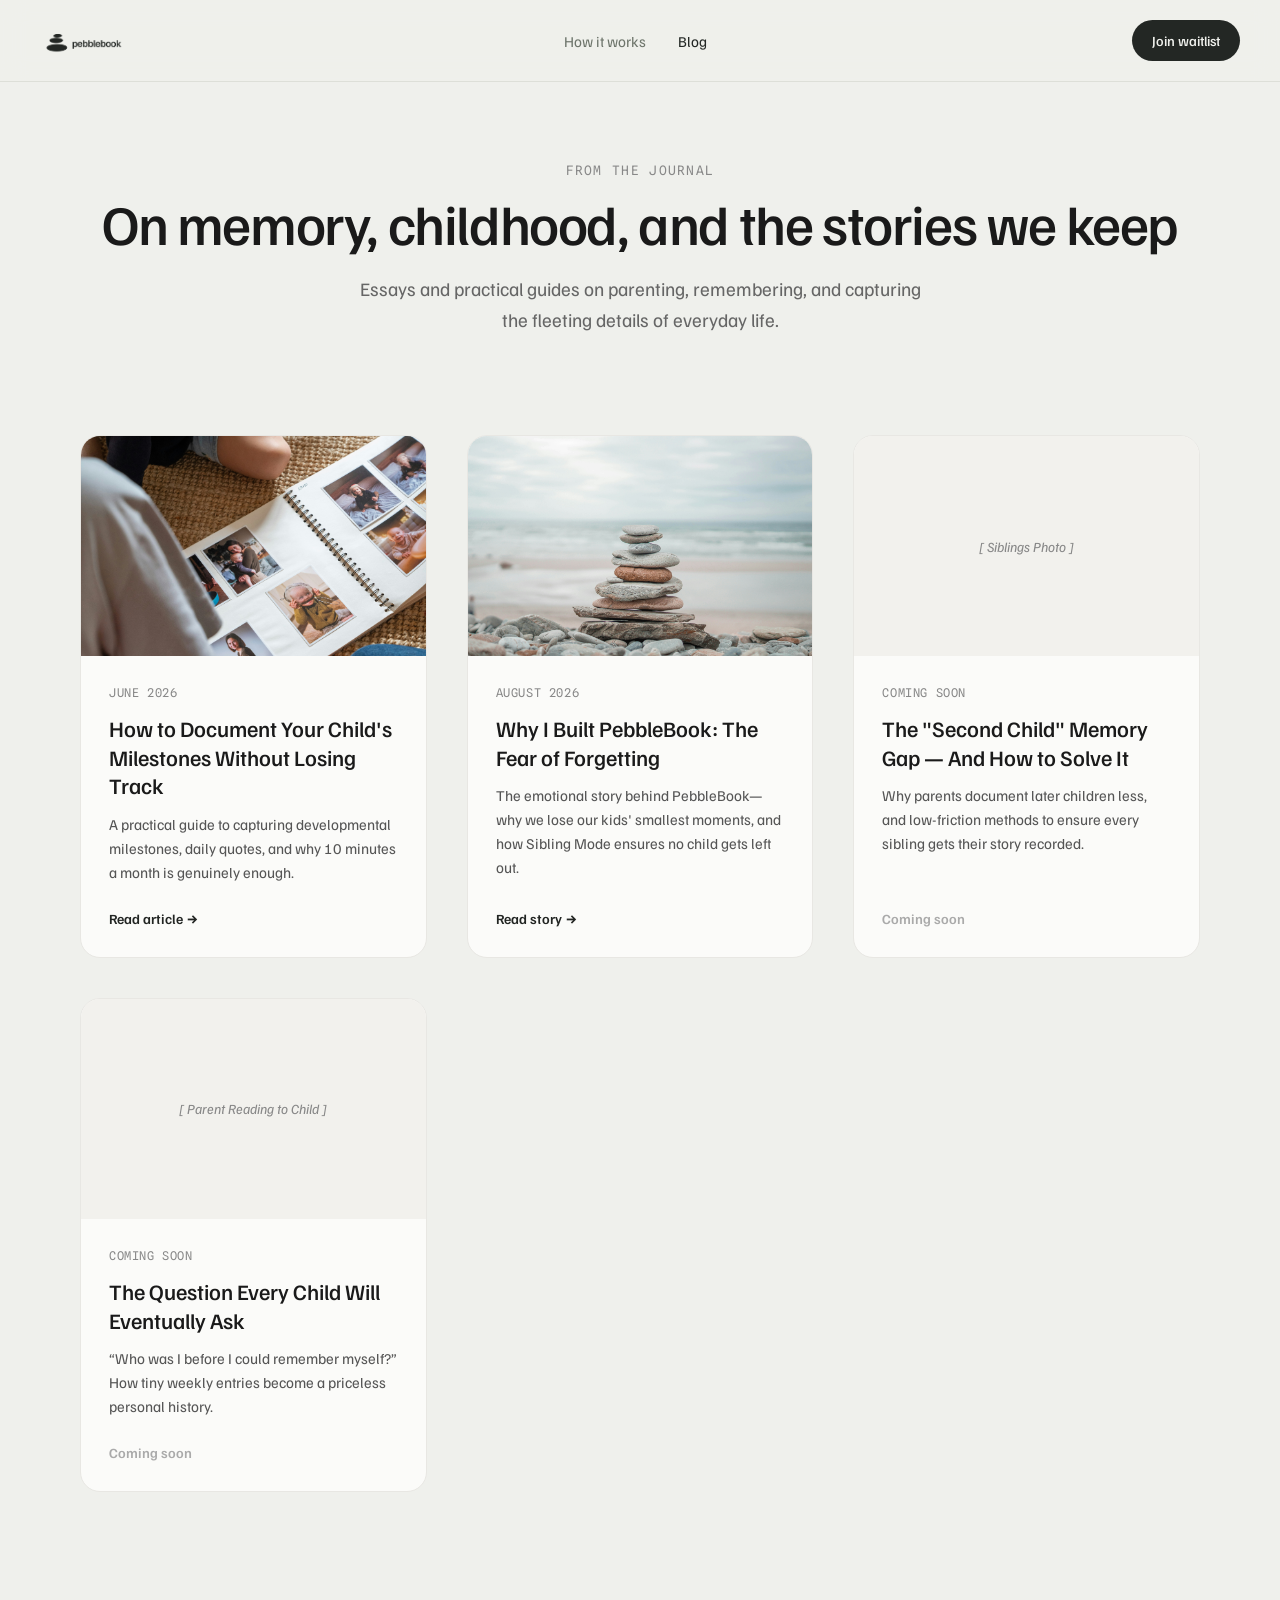
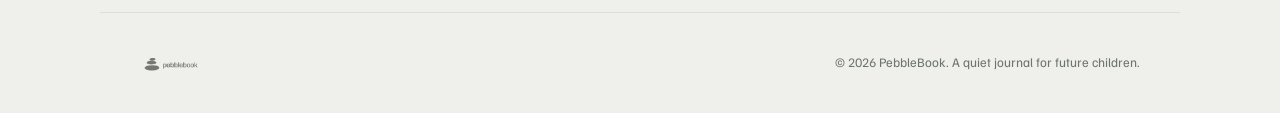
<file: blog/index.html>
<!DOCTYPE html>
<html lang="en">
<head>
  <meta charset="UTF-8" />
  <meta name="viewport" content="width=device-width, initial-scale=1.0" />
  <title>Journal & Essays — PebbleBook</title>
  <meta name="description" content="Essays and guides on parenting, memory, capturing childhood milestones, and solving the second-child gap." />
  <link rel="canonical" href="https://pebblebook.com/blog/" />

  <!-- Open Graph / Social Media -->
  <meta property="og:type" content="website" />
  <meta property="og:title" content="PebbleBook Journal — On Memory, Childhood, and the Stories We Keep" />
  <meta property="og:description" content="Essays and practical guides on parenting, remembering, and capturing the fleeting details of everyday life." />
  <meta property="og:image" content="../assets/pebblebook-icon.png" />

  <!-- Fonts -->
  <link rel="preconnect" href="https://fonts.googleapis.com" />
  <link rel="preconnect" href="https://fonts.gstatic.com" crossorigin />
  <link href="https://fonts.googleapis.com/css2?family=Familjen+Grotesk:wght@400;500;600&family=Newsreader:ital,opsz,wght@0,6..72,300;0,6..72,400;1,6..72,400&family=Spline+Sans+Mono:wght@400;500&display=swap" rel="stylesheet" />

  <!-- Shared CSS stylesheet -->
  <link rel="stylesheet" href="../styles.css" />

  <style>
    /* Inline overrides specific to the Blog Index */
    .blog-header {
      padding: 160px 40px 60px;
      max-width: 1200px;
      margin: 0 auto;
      text-align: center;
    }

    .blog-header h1 {
      font-family: 'Familjen Grotesk', sans-serif;
      font-size: clamp(36px, 5vw, 56px);
      font-weight: 500;
      line-height: 1.1;
      letter-spacing: -0.025em;
      margin-bottom: 20px;
      color: #1a1a1a;
    }

    .blog-header p {
      font-size: 19px;
      color: #666;
      max-width: 580px;
      margin: 0 auto;
      line-height: 1.6;
    }

    .blog-grid-section {
      max-width: 1200px;
      margin: 0 auto;
      padding: 40px 40px 120px;
    }

    .blog-grid {
      display: grid;
      grid-template-columns: repeat(auto-fill, minmax(320px, 1fr));
      gap: 40px;
    }

    .blog-card {
      background: #fbfbf9;
      border: 1px solid #e8e7e3;
      border-radius: 20px;
      overflow: hidden;
      display: flex;
      flex-direction: column;
      transition: transform 0.2s ease, box-shadow 0.2s ease;
    }

    .blog-card:hover {
      transform: translateY(-4px);
      box-shadow: 0 12px 24px rgba(0, 0, 0, 0.04);
    }

    .blog-card-image {
      width: 100%;
      height: 220px;
      object-fit: cover;
      background-color: #f2f1ed;
    }

    .blog-card-placeholder {
      width: 100%;
      height: 220px;
      background-color: #f2f1ed;
      display: flex;
      align-items: center;
      justify-content: center;
      color: #888;
      font-style: italic;
      font-size: 14px;
    }

    .blog-card-body {
      padding: 28px;
      display: flex;
      flex-direction: column;
      flex-grow: 1;
    }

    .blog-card-date {
      font-family: 'Spline Sans Mono', monospace;
      font-size: 12px;
      letter-spacing: 0.05em;
      text-transform: uppercase;
      color: #888;
      margin-bottom: 12px;
    }

    .blog-card-title {
      font-family: 'Familjen Grotesk', sans-serif;
      font-size: 22px;
      font-weight: 500;
      line-height: 1.3;
      margin-bottom: 12px;
      color: #1a1a1a;
    }

    .blog-card-title a {
      color: inherit;
      text-decoration: none;
    }

    .blog-card-title a:hover {
      text-decoration: underline;
    }

    .blog-card-excerpt {
      font-size: 15px;
      line-height: 1.6;
      color: #555;
      margin-bottom: 24px;
      flex-grow: 1;
    }

    .blog-card-link {
      font-family: 'Familjen Grotesk', sans-serif;
      font-size: 14px;
      font-weight: 600;
      color: #222523;
      text-decoration: none;
      display: inline-flex;
      align-items: center;
    }

    .blog-card-link:hover {
      text-decoration: underline;
    }

    .blog-card-link.disabled {
      color: #aaa;
      cursor: default;
    }

    .blog-card-link.disabled:hover {
      text-decoration: none;
    }
  </style>
</head>
<body>

  <!-- NAVIGATION -->
  <nav>
    <a href="../index.html" class="nav-logo">
      <img src="../assets/pebblebook logo.png" alt="PebbleBook mark" />
    </a>
    <ul class="nav-links">
      <li><a href="../how-it-works.html">How it works</a></li>
      <li><a href="index.html" class="active">Blog</a></li>
    </ul>
    <a href="../index.html#signup" class="nav-cta">Join waitlist</a>
  </nav>

  <!-- BLOG HERO -->
  <header class="blog-header">
    <p class="meta-tag" style="font-family: 'Spline Sans Mono', monospace; font-size: 13px; letter-spacing: 0.1em; text-transform: uppercase; color: #888; margin-bottom: 12px;">From the Journal</p>
    <h1>On memory, childhood, and the stories we keep</h1>
    <p>Essays and practical guides on parenting, remembering, and capturing the fleeting details of everyday life.</p>
  </header>

  <!-- BLOG GRID -->
  <section class="blog-grid-section">
    <div class="blog-grid">

      <!-- Article 1: Featured -->
      <article class="blog-card">
        <img src="../assets/Childhood_memory_book.jpg" alt="Childhood memory book and photo journal" class="blog-card-image" />
        <div class="blog-card-body">
          <p class="blog-card-date">June 2026</p>
          <h2 class="blog-card-title">
            <a href="how-to-document-milestones.html">How to Document Your Child's Milestones Without Losing Track</a>
          </h2>
          <p class="blog-card-excerpt">A practical guide to capturing developmental milestones, daily quotes, and why 10 minutes a month is genuinely enough.</p>
          <a href="how-to-document-milestones.html" class="blog-card-link">Read article →</a>
        </div>
      </article>

      <!-- Article 2: Why I Built PebbleBook -->
      <article class="blog-card">
        <img src="../assets/Pebble stack.jpg" alt="Pebble stack reflecting memory collection" class="blog-card-image" />
        <div class="blog-card-body">
          <p class="blog-card-date">August 2026</p>
          <h2 class="blog-card-title">
            <a href="why-i-built-pebblebook.html">Why I Built PebbleBook: The Fear of Forgetting</a>
          </h2>
          <p class="blog-card-excerpt">The emotional story behind PebbleBook—why we lose our kids' smallest moments, and how Sibling Mode ensures no child gets left out.</p>
          <a href="why-i-built-pebblebook.html" class="blog-card-link">Read story →</a>
        </div>
      </article>

      <!-- Article 3: Coming Soon -->
      <article class="blog-card">
        <div class="blog-card-placeholder">
          [ Siblings Photo ]
        </div>
        <div class="blog-card-body">
          <p class="blog-card-date">Coming Soon</p>
          <h2 class="blog-card-title">The "Second Child" Memory Gap — And How to Solve It</h2>
          <p class="blog-card-excerpt">Why parents document later children less, and low-friction methods to ensure every sibling gets their story recorded.</p>
          <span class="blog-card-link disabled">Coming soon</span>
        </div>
      </article>

      <!-- Article 4: Coming Soon -->
      <article class="blog-card">
        <div class="blog-card-placeholder">
          [ Parent Reading to Child ]
        </div>
        <div class="blog-card-body">
          <p class="blog-card-date">Coming Soon</p>
          <h2 class="blog-card-title">The Question Every Child Will Eventually Ask</h2>
          <p class="blog-card-excerpt">“Who was I before I could remember myself?” How tiny weekly entries become a priceless personal history.</p>
          <span class="blog-card-link disabled">Coming soon</span>
        </div>
      </article>

    </div>
  </section>

  <!-- FOOTER -->
  <footer>
    <img src="../assets/pebblebook logo.png" alt="PebbleBook" />
    <p>© 2026 PebbleBook. A quiet journal for future children.</p>
  </footer>

</body>
</html>
</file>
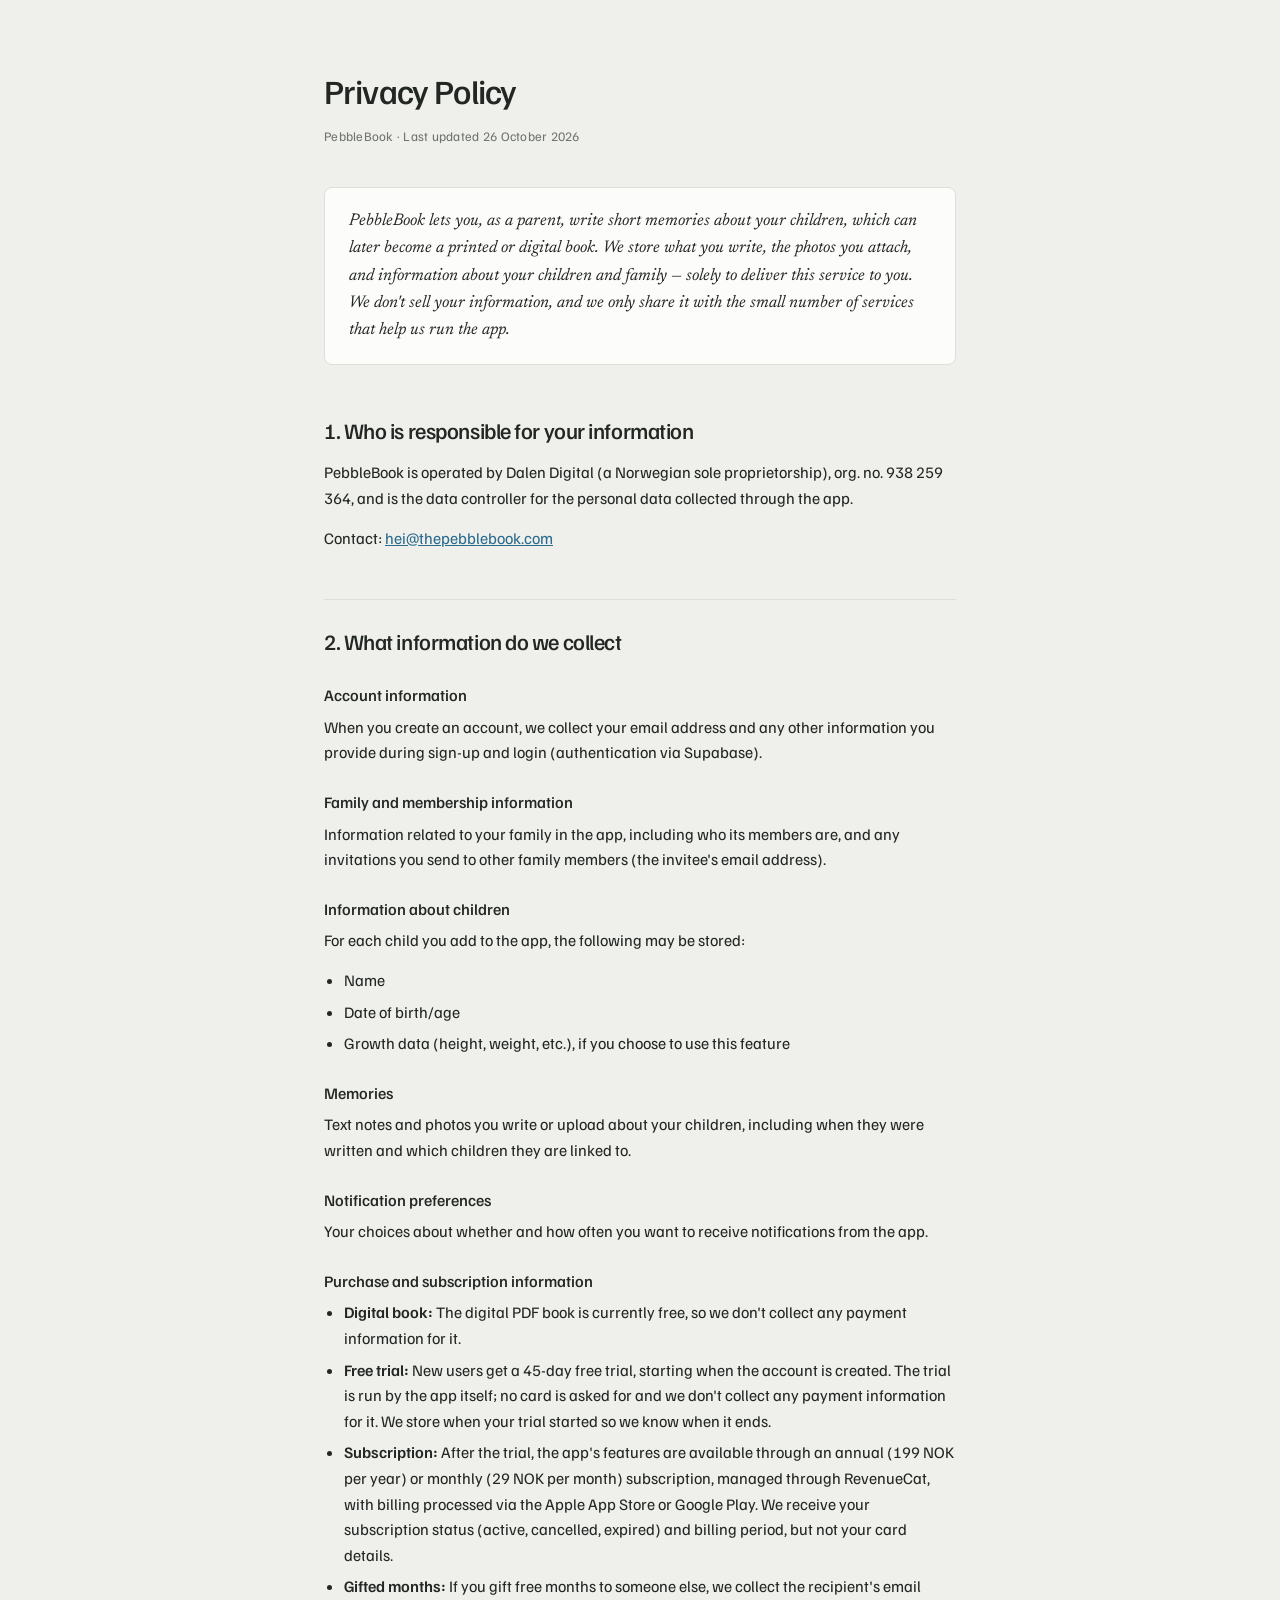
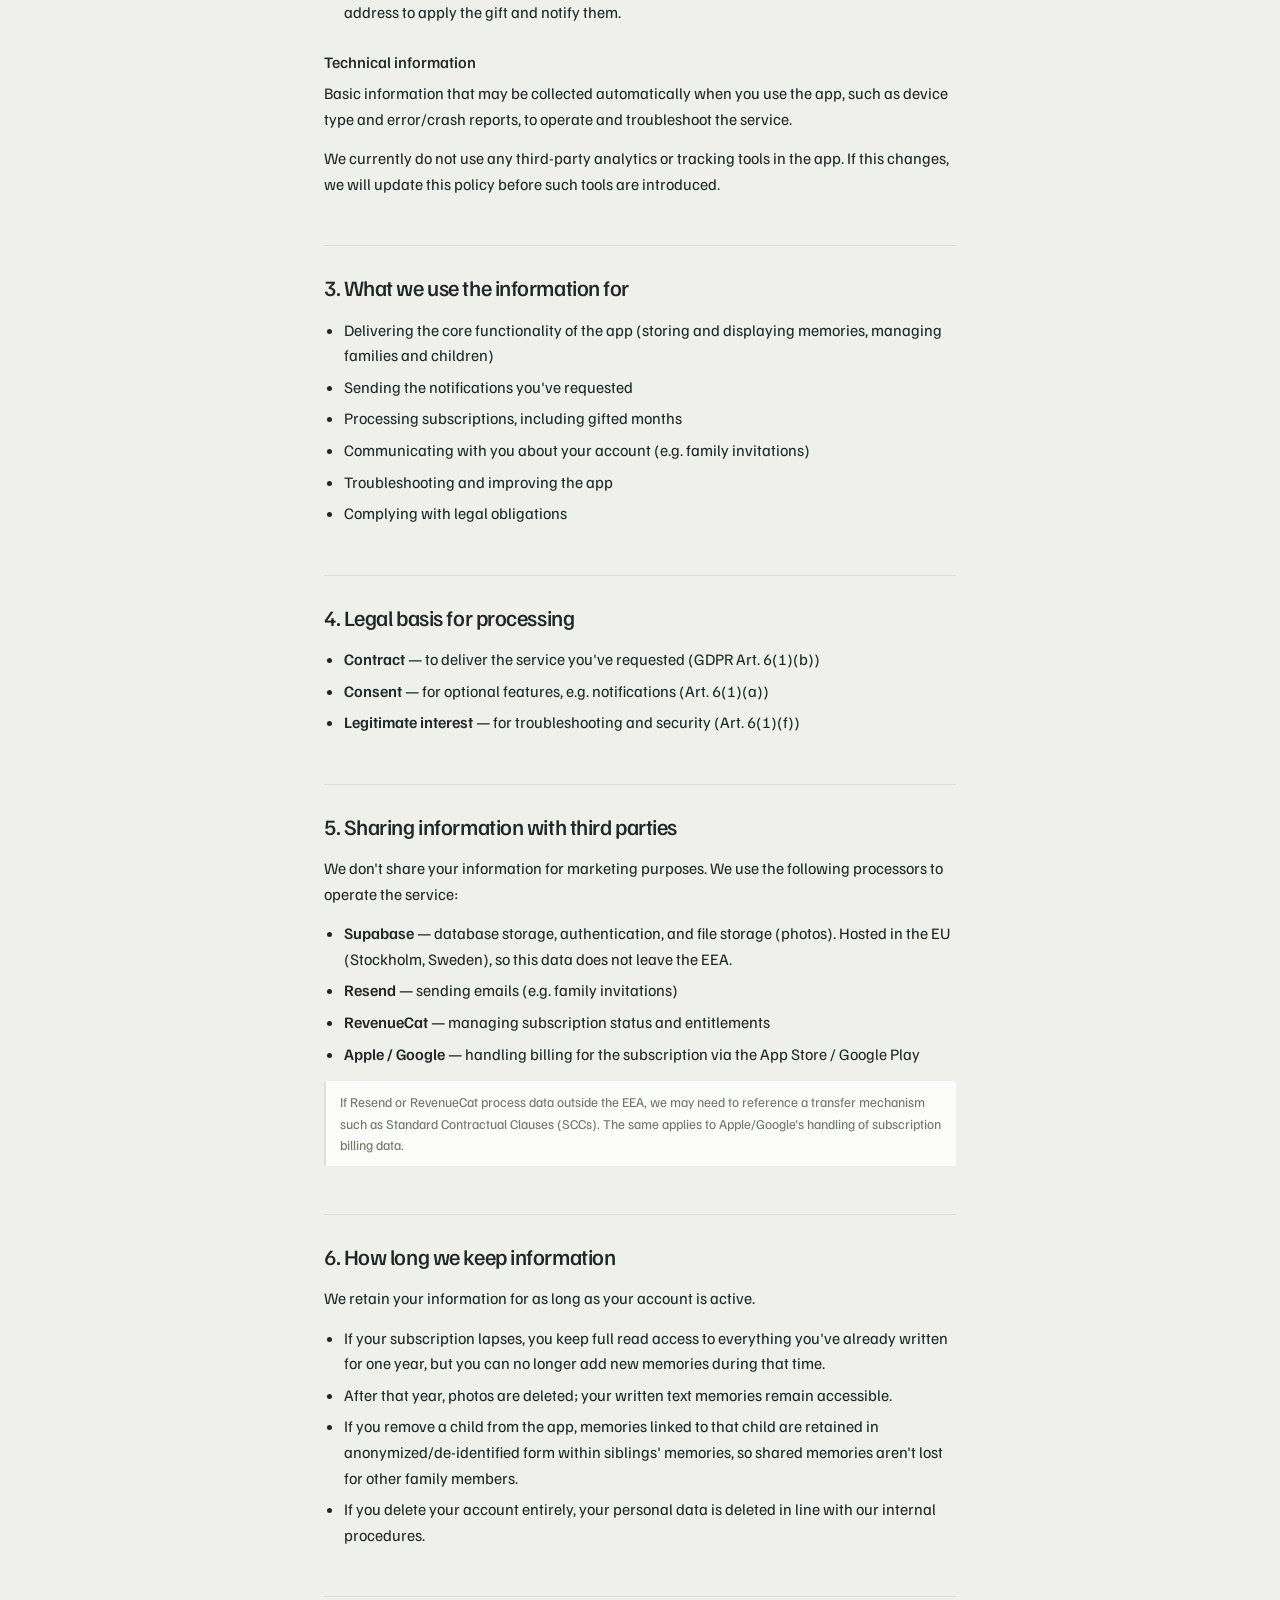
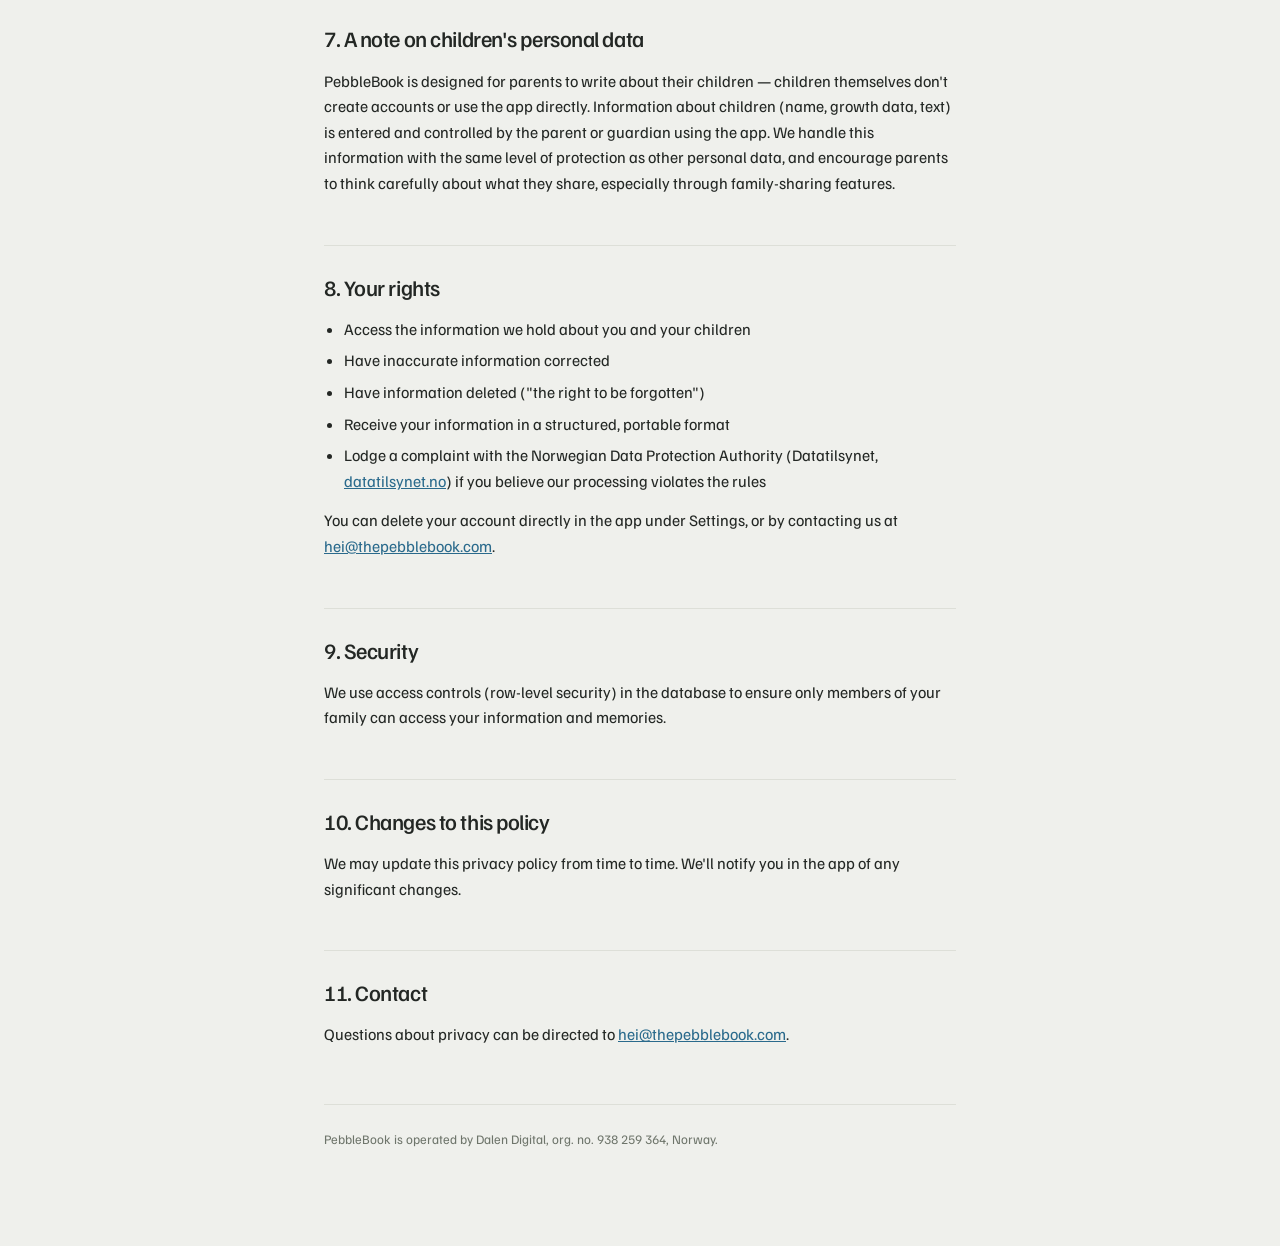
<file: privacy.html>
<!DOCTYPE html>
<html lang="en">
<head>
<meta charset="UTF-8">
<meta name="viewport" content="width=device-width, initial-scale=1">
<title>Privacy Policy — PebbleBook</title>
<link rel="preconnect" href="https://fonts.googleapis.com">
<link rel="preconnect" href="https://fonts.gstatic.com" crossorigin>
<link href="https://fonts.googleapis.com/css2?family=Familjen+Grotesk:wght@400;500;600&family=Newsreader:ital@0;1&display=swap" rel="stylesheet">
<style>
  :root {
    --chalk: #FCFCFA;
    --shore: #EFF0EC;
    --wash: #E4E7E1;
    --silt: #DDDFD8;
    --lichen: #6E756B;
    --basalt: #232724;
    --accent-mark: #2A6A8C;
  }
  @media (prefers-color-scheme: dark) {
    :root {
      --chalk: #191D20;
      --shore: #101315;
      --wash: #232A2D;
      --silt: #2A3034;
      --lichen: #99A19F;
      --basalt: #E8EAE6;
      --accent-mark: #A8CFE4;
    }
  }
  * { box-sizing: border-box; }
  body {
    margin: 0;
    background: var(--shore);
    color: var(--basalt);
    font-family: 'Familjen Grotesk', system-ui, sans-serif;
    line-height: 1.6;
    font-size: 16px;
  }
  .wrap {
    max-width: 680px;
    margin: 0 auto;
    padding: 64px 24px 96px;
  }
  header {
    margin-bottom: 40px;
  }
  h1 {
    font-family: 'Familjen Grotesk', sans-serif;
    font-weight: 500;
    font-size: 34px;
    letter-spacing: -0.025em;
    margin: 0 0 8px;
    color: var(--basalt);
  }
  .updated {
    color: var(--lichen);
    font-size: 13px;
    letter-spacing: 0.02em;
  }
  .summary {
    background: var(--chalk);
    border: 1px solid var(--silt);
    border-radius: 8px;
    padding: 20px 24px;
    margin: 32px 0 40px;
    font-family: 'Newsreader', serif;
    font-style: italic;
    font-size: 17px;
    color: var(--basalt);
  }
  h2 {
    font-family: 'Familjen Grotesk', sans-serif;
    font-weight: 500;
    font-size: 22px;
    letter-spacing: -0.02em;
    margin: 48px 0 12px;
    padding-top: 24px;
    border-top: 1px solid var(--silt);
  }
  h2:first-of-type { border-top: none; padding-top: 0; }
  h3 {
    font-family: 'Familjen Grotesk', sans-serif;
    font-weight: 500;
    font-size: 16px;
    margin: 24px 0 6px;
    color: var(--basalt);
  }
  p { margin: 0 0 14px; }
  ul { margin: 0 0 14px; padding-left: 20px; }
  li { margin-bottom: 6px; }
  a { color: var(--accent-mark); }
  .note {
    font-size: 13.5px;
    color: var(--lichen);
    background: var(--chalk);
    border-left: 2px solid var(--silt);
    padding: 10px 14px;
    margin: 12px 0;
    border-radius: 2px;
  }
  strong { font-weight: 600; }
  footer {
    margin-top: 56px;
    padding-top: 24px;
    border-top: 1px solid var(--silt);
    color: var(--lichen);
    font-size: 13px;
  }
</style>
</head>
<body>
<div class="wrap">

<header>
  <h1>Privacy Policy</h1>
  <div class="updated">PebbleBook · Last updated 26 October 2026</div>
</header>

<div class="summary">
  PebbleBook lets you, as a parent, write short memories about your children, which can later become a printed or digital book. We store what you write, the photos you attach, and information about your children and family — solely to deliver this service to you. We don't sell your information, and we only share it with the small number of services that help us run the app.
</div>

<h2>1. Who is responsible for your information</h2>
<p>PebbleBook is operated by Dalen Digital (a Norwegian sole proprietorship), org. no. 938 259 364, and is the data controller for the personal data collected through the app.</p>
<p>Contact: <a href="mailto:hei@thepebblebook.com">hei@thepebblebook.com</a></p>

<h2>2. What information do we collect</h2>

<h3>Account information</h3>
<p>When you create an account, we collect your email address and any other information you provide during sign-up and login (authentication via Supabase).</p>

<h3>Family and membership information</h3>
<p>Information related to your family in the app, including who its members are, and any invitations you send to other family members (the invitee's email address).</p>

<h3>Information about children</h3>
<p>For each child you add to the app, the following may be stored:</p>
<ul>
  <li>Name</li>
  <li>Date of birth/age</li>
  <li>Growth data (height, weight, etc.), if you choose to use this feature</li>
</ul>

<h3>Memories</h3>
<p>Text notes and photos you write or upload about your children, including when they were written and which children they are linked to.</p>

<h3>Notification preferences</h3>
<p>Your choices about whether and how often you want to receive notifications from the app.</p>

<h3>Purchase and subscription information</h3>
<ul>
  <li><strong>Digital book:</strong> The digital PDF book is currently free, so we don't collect any payment information for it.</li>
  <li><strong>Free trial:</strong> New users get a 45-day free trial, starting when the account is created. The trial is run by the app itself; no card is asked for and we don't collect any payment information for it. We store when your trial started so we know when it ends.</li>
  <li><strong>Subscription:</strong> After the trial, the app's features are available through an annual (199 NOK per year) or monthly (29 NOK per month) subscription, managed through RevenueCat, with billing processed via the Apple App Store or Google Play. We receive your subscription status (active, cancelled, expired) and billing period, but not your card details.</li>
  <li><strong>Gifted months:</strong> If you gift free months to someone else, we collect the recipient's email address to apply the gift and notify them.</li>
</ul>

<h3>Technical information</h3>
<p>Basic information that may be collected automatically when you use the app, such as device type and error/crash reports, to operate and troubleshoot the service.</p>
<p>We currently do not use any third-party analytics or tracking tools in the app. If this changes, we will update this policy before such tools are introduced.</p>

<h2>3. What we use the information for</h2>
<ul>
  <li>Delivering the core functionality of the app (storing and displaying memories, managing families and children)</li>
  <li>Sending the notifications you've requested</li>
  <li>Processing subscriptions, including gifted months</li>
  <li>Communicating with you about your account (e.g. family invitations)</li>
  <li>Troubleshooting and improving the app</li>
  <li>Complying with legal obligations</li>
</ul>

<h2>4. Legal basis for processing</h2>
<ul>
  <li><strong>Contract</strong> — to deliver the service you've requested (GDPR Art. 6(1)(b))</li>
  <li><strong>Consent</strong> — for optional features, e.g. notifications (Art. 6(1)(a))</li>
  <li><strong>Legitimate interest</strong> — for troubleshooting and security (Art. 6(1)(f))</li>
</ul>

<h2>5. Sharing information with third parties</h2>
<p>We don't share your information for marketing purposes. We use the following processors to operate the service:</p>
<ul>
  <li><strong>Supabase</strong> — database storage, authentication, and file storage (photos). Hosted in the EU (Stockholm, Sweden), so this data does not leave the EEA.</li>
  <li><strong>Resend</strong> — sending emails (e.g. family invitations)</li>
  <li><strong>RevenueCat</strong> — managing subscription status and entitlements</li>
  <li><strong>Apple / Google</strong> — handling billing for the subscription via the App Store / Google Play</li>
</ul>
<div class="note">If Resend or RevenueCat process data outside the EEA, we may need to reference a transfer mechanism such as Standard Contractual Clauses (SCCs). The same applies to Apple/Google's handling of subscription billing data.</div>

<h2>6. How long we keep information</h2>
<p>We retain your information for as long as your account is active.</p>
<ul>
  <li>If your subscription lapses, you keep full read access to everything you've already written for one year, but you can no longer add new memories during that time.</li>
  <li>After that year, photos are deleted; your written text memories remain accessible.</li>
  <li>If you remove a child from the app, memories linked to that child are retained in anonymized/de-identified form within siblings' memories, so shared memories aren't lost for other family members.</li>
  <li>If you delete your account entirely, your personal data is deleted in line with our internal procedures.</li>
</ul>

<h2>7. A note on children's personal data</h2>
<p>PebbleBook is designed for parents to write about their children — children themselves don't create accounts or use the app directly. Information about children (name, growth data, text) is entered and controlled by the parent or guardian using the app. We handle this information with the same level of protection as other personal data, and encourage parents to think carefully about what they share, especially through family-sharing features.</p>

<h2>8. Your rights</h2>
<ul>
  <li>Access the information we hold about you and your children</li>
  <li>Have inaccurate information corrected</li>
  <li>Have information deleted ("the right to be forgotten")</li>
  <li>Receive your information in a structured, portable format</li>
  <li>Lodge a complaint with the Norwegian Data Protection Authority (Datatilsynet, <a href="https://www.datatilsynet.no" target="_blank" rel="noopener">datatilsynet.no</a>) if you believe our processing violates the rules</li>
</ul>
<p>You can delete your account directly in the app under Settings, or by contacting us at <a href="mailto:hei@thepebblebook.com">hei@thepebblebook.com</a>.</p>

<h2>9. Security</h2>
<p>We use access controls (row-level security) in the database to ensure only members of your family can access your information and memories.</p>

<h2>10. Changes to this policy</h2>
<p>We may update this privacy policy from time to time. We'll notify you in the app of any significant changes.</p>

<h2>11. Contact</h2>
<p>Questions about privacy can be directed to <a href="mailto:hei@thepebblebook.com">hei@thepebblebook.com</a>.</p>

<footer>
  PebbleBook is operated by Dalen Digital, org. no. 938 259 364, Norway.
</footer>

</div>
</body>
</html>
</file>
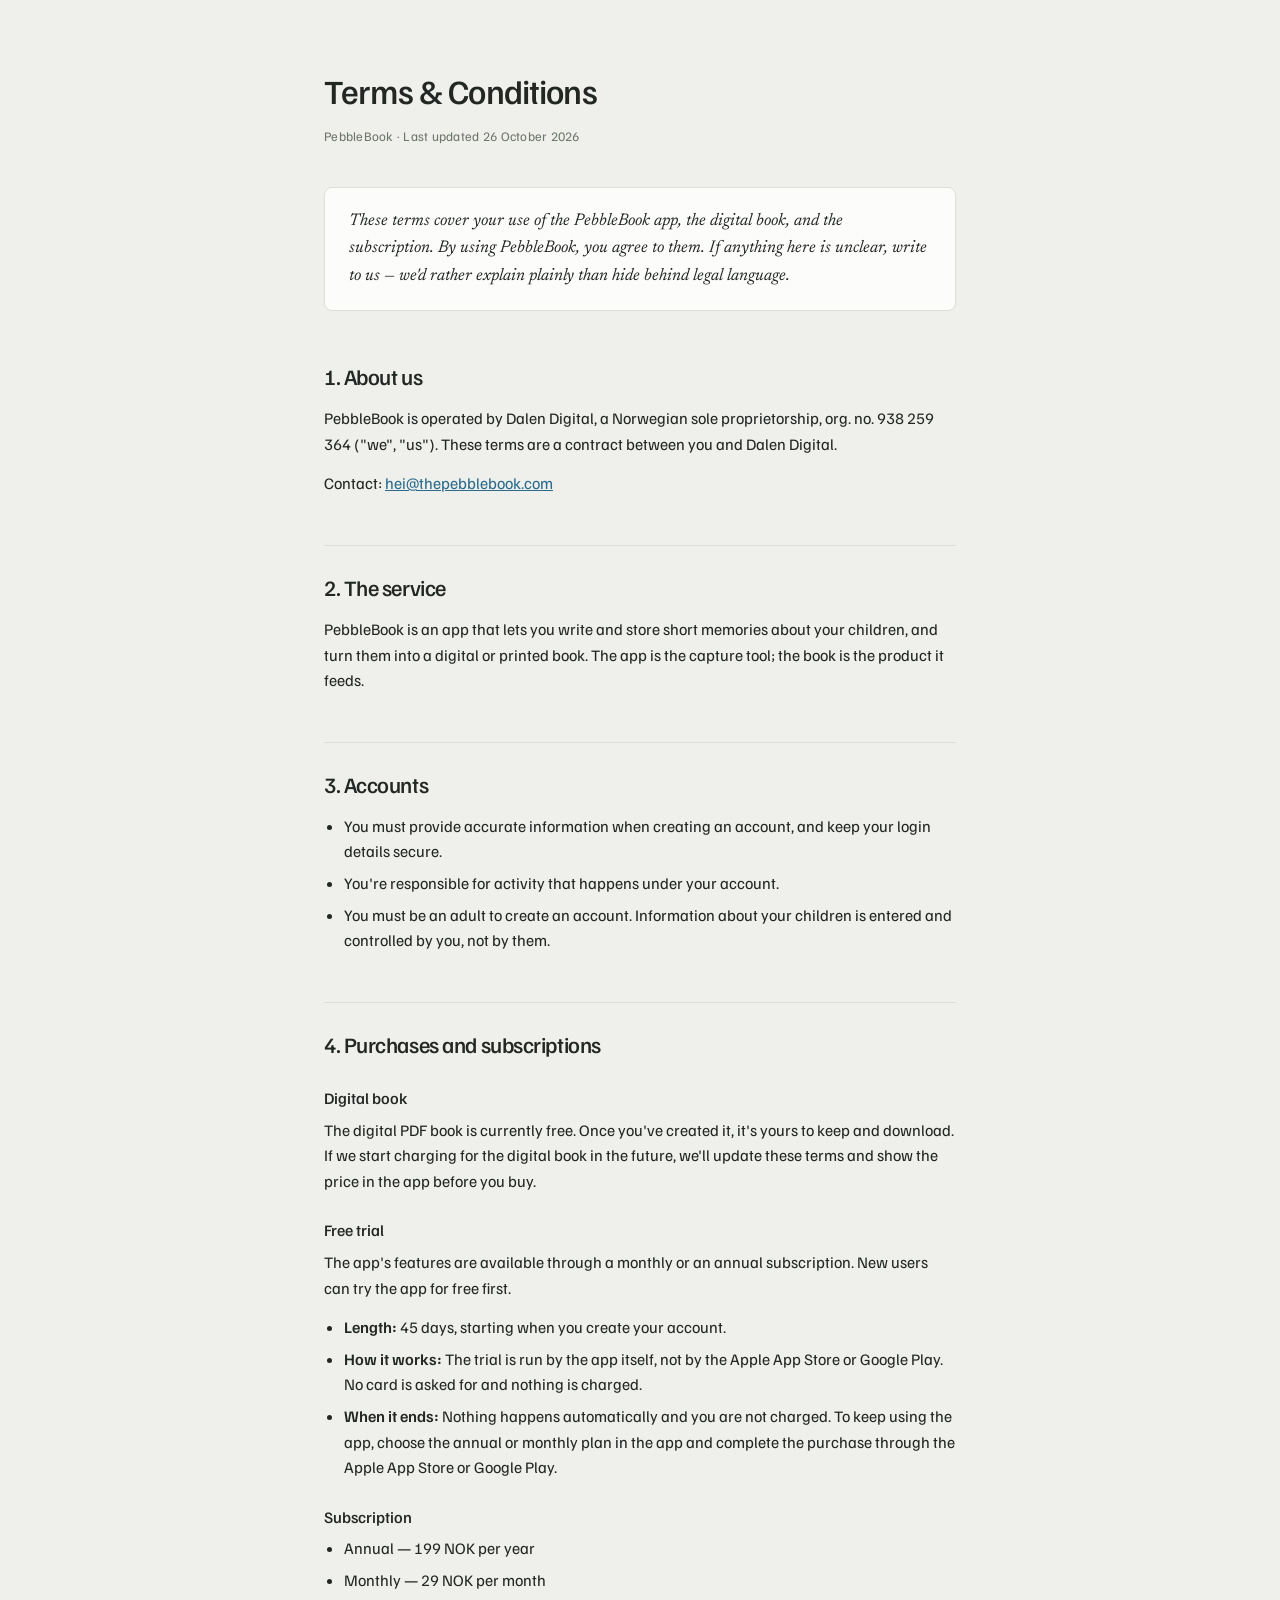
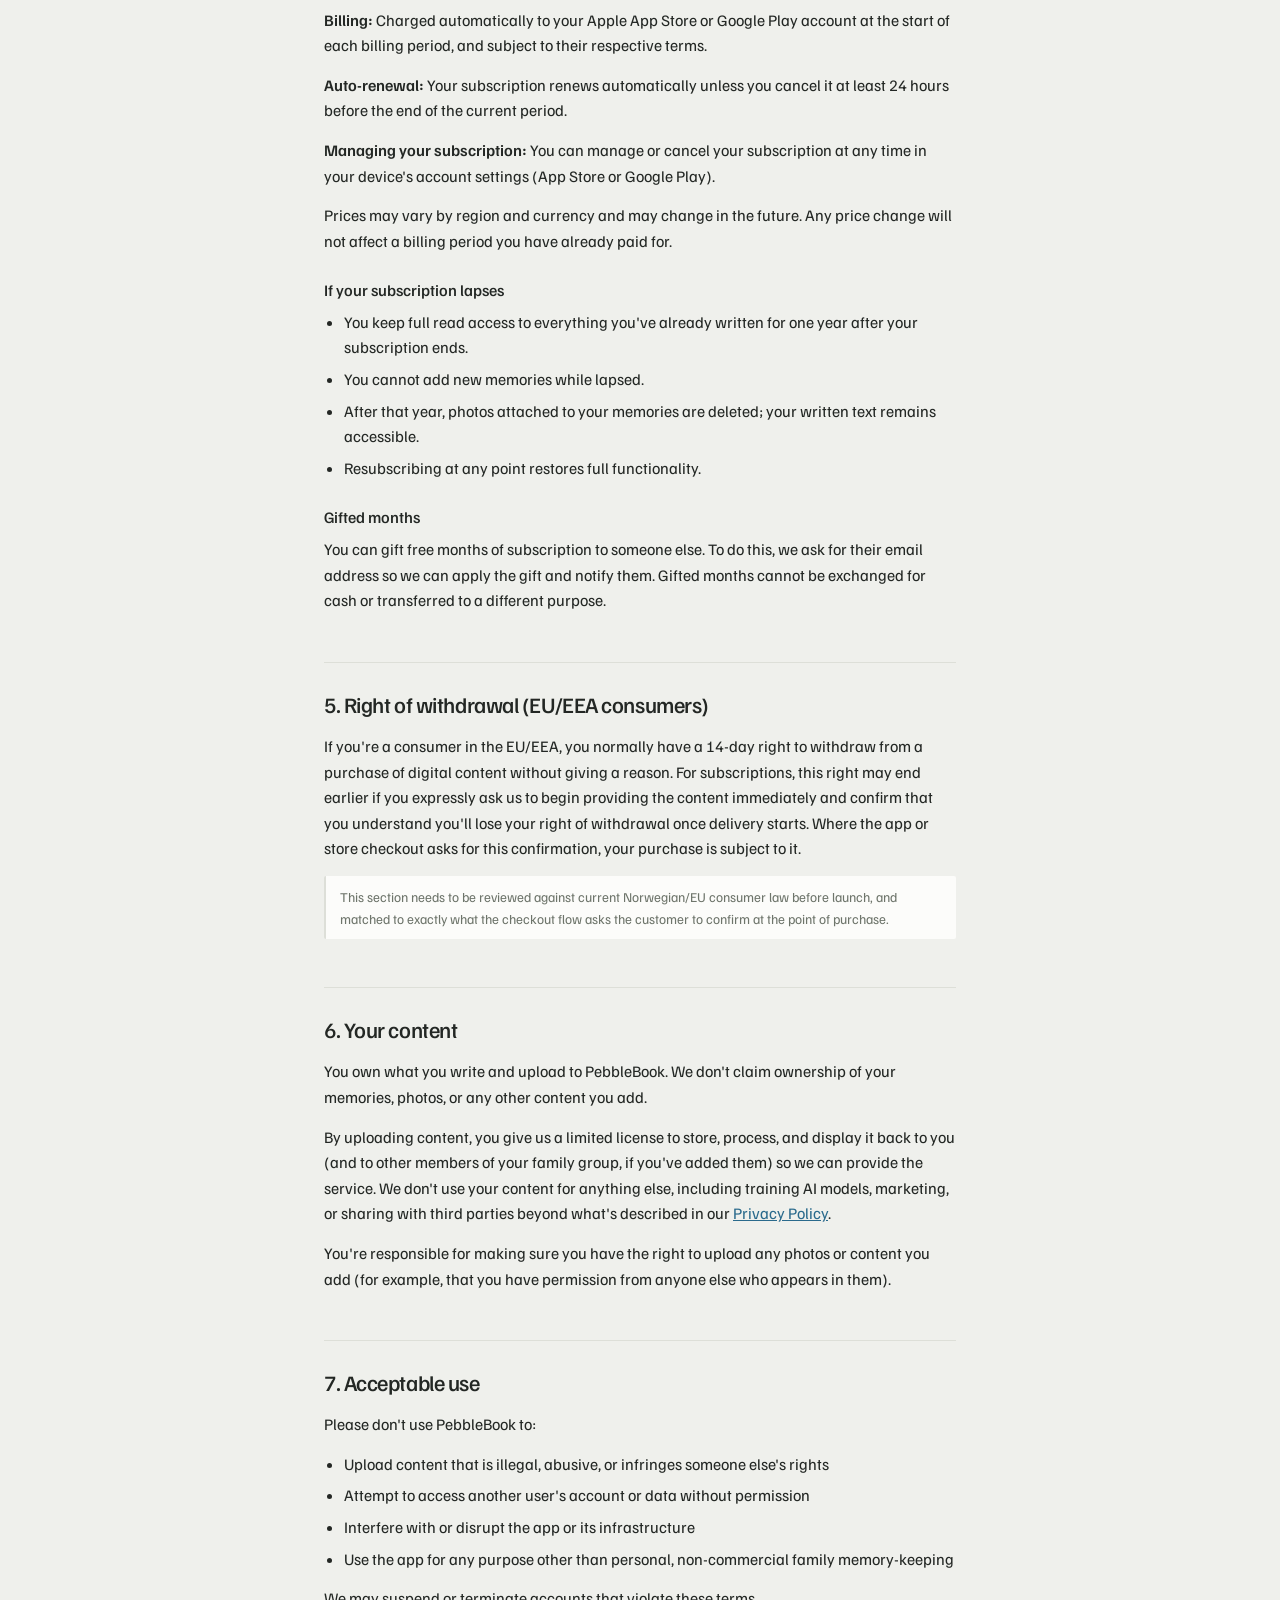
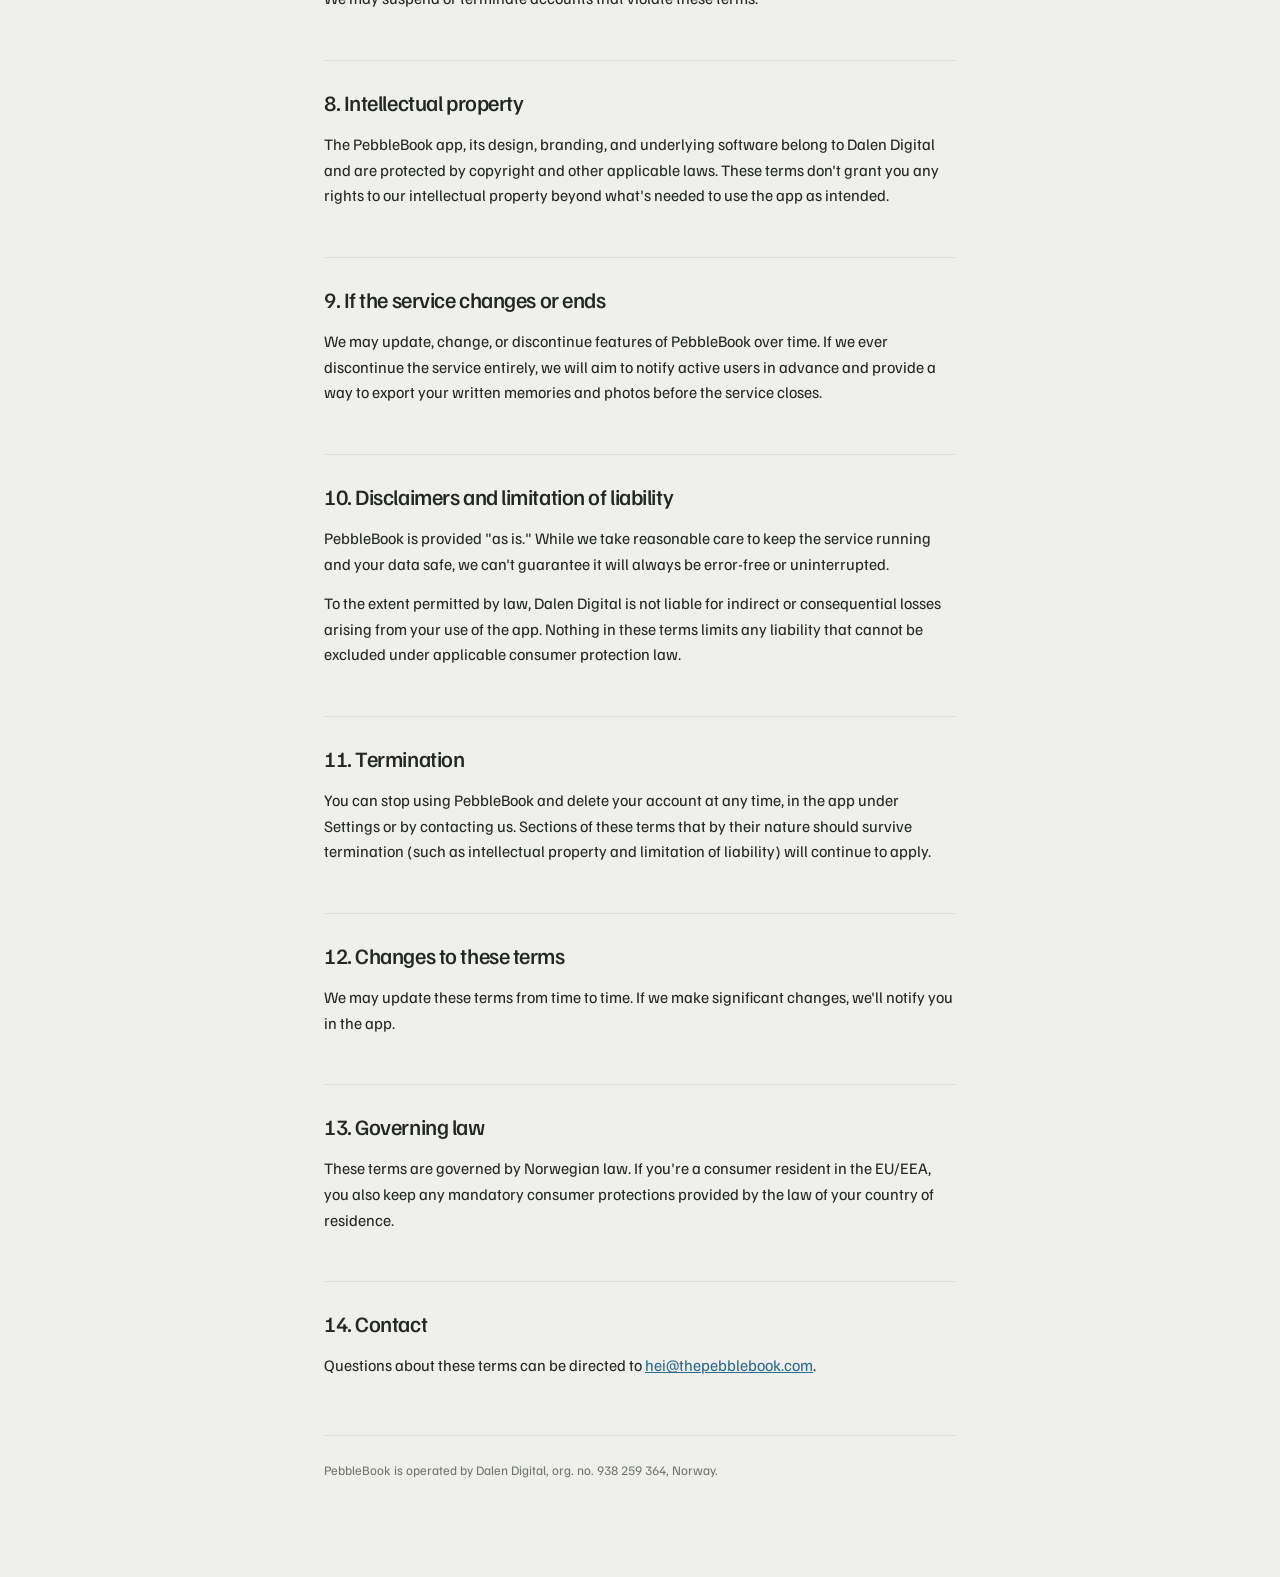
<file: terms.html>
<!DOCTYPE html>
<html lang="en">
<head>
<meta charset="UTF-8">
<meta name="viewport" content="width=device-width, initial-scale=1">
<title>Terms & Conditions — PebbleBook</title>
<link rel="preconnect" href="https://fonts.googleapis.com">
<link rel="preconnect" href="https://fonts.gstatic.com" crossorigin>
<link href="https://fonts.googleapis.com/css2?family=Familjen+Grotesk:wght@400;500;600&family=Newsreader:ital@0;1&display=swap" rel="stylesheet">
<style>
  :root {
    --chalk: #FCFCFA;
    --shore: #EFF0EC;
    --wash: #E4E7E1;
    --silt: #DDDFD8;
    --lichen: #6E756B;
    --basalt: #232724;
    --accent-mark: #2A6A8C;
  }
  @media (prefers-color-scheme: dark) {
    :root {
      --chalk: #191D20;
      --shore: #101315;
      --wash: #232A2D;
      --silt: #2A3034;
      --lichen: #99A19F;
      --basalt: #E8EAE6;
      --accent-mark: #A8CFE4;
    }
  }
  * { box-sizing: border-box; }
  body {
    margin: 0;
    background: var(--shore);
    color: var(--basalt);
    font-family: 'Familjen Grotesk', system-ui, sans-serif;
    line-height: 1.6;
    font-size: 16px;
  }
  .wrap {
    max-width: 680px;
    margin: 0 auto;
    padding: 64px 24px 96px;
  }
  header { margin-bottom: 40px; }
  h1 {
    font-family: 'Familjen Grotesk', sans-serif;
    font-weight: 500;
    font-size: 34px;
    letter-spacing: -0.025em;
    margin: 0 0 8px;
    color: var(--basalt);
  }
  .updated {
    color: var(--lichen);
    font-size: 13px;
    letter-spacing: 0.02em;
  }
  .summary {
    background: var(--chalk);
    border: 1px solid var(--silt);
    border-radius: 8px;
    padding: 20px 24px;
    margin: 32px 0 40px;
    font-family: 'Newsreader', serif;
    font-style: italic;
    font-size: 17px;
    color: var(--basalt);
  }
  h2 {
    font-family: 'Familjen Grotesk', sans-serif;
    font-weight: 500;
    font-size: 22px;
    letter-spacing: -0.02em;
    margin: 48px 0 12px;
    padding-top: 24px;
    border-top: 1px solid var(--silt);
  }
  h2:first-of-type { border-top: none; padding-top: 0; }
  h3 {
    font-family: 'Familjen Grotesk', sans-serif;
    font-weight: 500;
    font-size: 16px;
    margin: 24px 0 6px;
    color: var(--basalt);
  }
  p { margin: 0 0 14px; }
  ul { margin: 0 0 14px; padding-left: 20px; }
  li { margin-bottom: 6px; }
  a { color: var(--accent-mark); }
  .note {
    font-size: 13.5px;
    color: var(--lichen);
    background: var(--chalk);
    border-left: 2px solid var(--silt);
    padding: 10px 14px;
    margin: 12px 0;
    border-radius: 2px;
  }
  strong { font-weight: 600; }
  footer {
    margin-top: 56px;
    padding-top: 24px;
    border-top: 1px solid var(--silt);
    color: var(--lichen);
    font-size: 13px;
  }
</style>
</head>
<body>
<div class="wrap">

<header>
  <h1>Terms & Conditions</h1>
  <div class="updated">PebbleBook · Last updated 26 October 2026</div>
</header>

<div class="summary">
  These terms cover your use of the PebbleBook app, the digital book, and the subscription. By using PebbleBook, you agree to them. If anything here is unclear, write to us — we'd rather explain plainly than hide behind legal language.
</div>

<h2>1. About us</h2>
<p>PebbleBook is operated by Dalen Digital, a Norwegian sole proprietorship, org. no. 938 259 364 ("we", "us"). These terms are a contract between you and Dalen Digital.</p>
<p>Contact: <a href="mailto:hei@thepebblebook.com">hei@thepebblebook.com</a></p>

<h2>2. The service</h2>
<p>PebbleBook is an app that lets you write and store short memories about your children, and turn them into a digital or printed book. The app is the capture tool; the book is the product it feeds.</p>

<h2>3. Accounts</h2>
<ul>
  <li>You must provide accurate information when creating an account, and keep your login details secure.</li>
  <li>You're responsible for activity that happens under your account.</li>
  <li>You must be an adult to create an account. Information about your children is entered and controlled by you, not by them.</li>
</ul>

<h2>4. Purchases and subscriptions</h2>

<h3>Digital book</h3>
<p>The digital PDF book is currently free. Once you've created it, it's yours to keep and download. If we start charging for the digital book in the future, we'll update these terms and show the price in the app before you buy.</p>

<h3>Free trial</h3>
<p>The app's features are available through a monthly or an annual subscription. New users can try the app for free first.</p>
<ul>
  <li><strong>Length:</strong> 45 days, starting when you create your account.</li>
  <li><strong>How it works:</strong> The trial is run by the app itself, not by the Apple App Store or Google Play. No card is asked for and nothing is charged.</li>
  <li><strong>When it ends:</strong> Nothing happens automatically and you are not charged. To keep using the app, choose the annual or monthly plan in the app and complete the purchase through the Apple App Store or Google Play.</li>
</ul>

<h3>Subscription</h3>
<ul>
  <li>Annual — 199 NOK per year</li>
  <li>Monthly — 29 NOK per month</li>
</ul>
<p><strong>Billing:</strong> Charged automatically to your Apple App Store or Google Play account at the start of each billing period, and subject to their respective terms.</p>
<p><strong>Auto-renewal:</strong> Your subscription renews automatically unless you cancel it at least 24 hours before the end of the current period.</p>
<p><strong>Managing your subscription:</strong> You can manage or cancel your subscription at any time in your device's account settings (App Store or Google Play).</p>
<p>Prices may vary by region and currency and may change in the future. Any price change will not affect a billing period you have already paid for.</p>

<h3>If your subscription lapses</h3>
<ul>
  <li>You keep full read access to everything you've already written for one year after your subscription ends.</li>
  <li>You cannot add new memories while lapsed.</li>
  <li>After that year, photos attached to your memories are deleted; your written text remains accessible.</li>
  <li>Resubscribing at any point restores full functionality.</li>
</ul>

<h3>Gifted months</h3>
<p>You can gift free months of subscription to someone else. To do this, we ask for their email address so we can apply the gift and notify them. Gifted months cannot be exchanged for cash or transferred to a different purpose.</p>

<h2>5. Right of withdrawal (EU/EEA consumers)</h2>
<p>If you're a consumer in the EU/EEA, you normally have a 14-day right to withdraw from a purchase of digital content without giving a reason. For subscriptions, this right may end earlier if you expressly ask us to begin providing the content immediately and confirm that you understand you'll lose your right of withdrawal once delivery starts. Where the app or store checkout asks for this confirmation, your purchase is subject to it.</p>
<div class="note">This section needs to be reviewed against current Norwegian/EU consumer law before launch, and matched to exactly what the checkout flow asks the customer to confirm at the point of purchase.</div>

<h2>6. Your content</h2>
<p>You own what you write and upload to PebbleBook. We don't claim ownership of your memories, photos, or any other content you add.</p>
<p>By uploading content, you give us a limited license to store, process, and display it back to you (and to other members of your family group, if you've added them) so we can provide the service. We don't use your content for anything else, including training AI models, marketing, or sharing with third parties beyond what's described in our <a href="/privacy">Privacy Policy</a>.</p>
<p>You're responsible for making sure you have the right to upload any photos or content you add (for example, that you have permission from anyone else who appears in them).</p>

<h2>7. Acceptable use</h2>
<p>Please don't use PebbleBook to:</p>
<ul>
  <li>Upload content that is illegal, abusive, or infringes someone else's rights</li>
  <li>Attempt to access another user's account or data without permission</li>
  <li>Interfere with or disrupt the app or its infrastructure</li>
  <li>Use the app for any purpose other than personal, non-commercial family memory-keeping</li>
</ul>
<p>We may suspend or terminate accounts that violate these terms.</p>

<h2>8. Intellectual property</h2>
<p>The PebbleBook app, its design, branding, and underlying software belong to Dalen Digital and are protected by copyright and other applicable laws. These terms don't grant you any rights to our intellectual property beyond what's needed to use the app as intended.</p>

<h2>9. If the service changes or ends</h2>
<p>We may update, change, or discontinue features of PebbleBook over time. If we ever discontinue the service entirely, we will aim to notify active users in advance and provide a way to export your written memories and photos before the service closes.</p>

<h2>10. Disclaimers and limitation of liability</h2>
<p>PebbleBook is provided "as is." While we take reasonable care to keep the service running and your data safe, we can't guarantee it will always be error-free or uninterrupted.</p>
<p>To the extent permitted by law, Dalen Digital is not liable for indirect or consequential losses arising from your use of the app. Nothing in these terms limits any liability that cannot be excluded under applicable consumer protection law.</p>

<h2>11. Termination</h2>
<p>You can stop using PebbleBook and delete your account at any time, in the app under Settings or by contacting us. Sections of these terms that by their nature should survive termination (such as intellectual property and limitation of liability) will continue to apply.</p>

<h2>12. Changes to these terms</h2>
<p>We may update these terms from time to time. If we make significant changes, we'll notify you in the app.</p>

<h2>13. Governing law</h2>
<p>These terms are governed by Norwegian law. If you're a consumer resident in the EU/EEA, you also keep any mandatory consumer protections provided by the law of your country of residence.</p>

<h2>14. Contact</h2>
<p>Questions about these terms can be directed to <a href="mailto:hei@thepebblebook.com">hei@thepebblebook.com</a>.</p>

<footer>
  PebbleBook is operated by Dalen Digital, org. no. 938 259 364, Norway.
</footer>

</div>
</body>
</html>
</file>
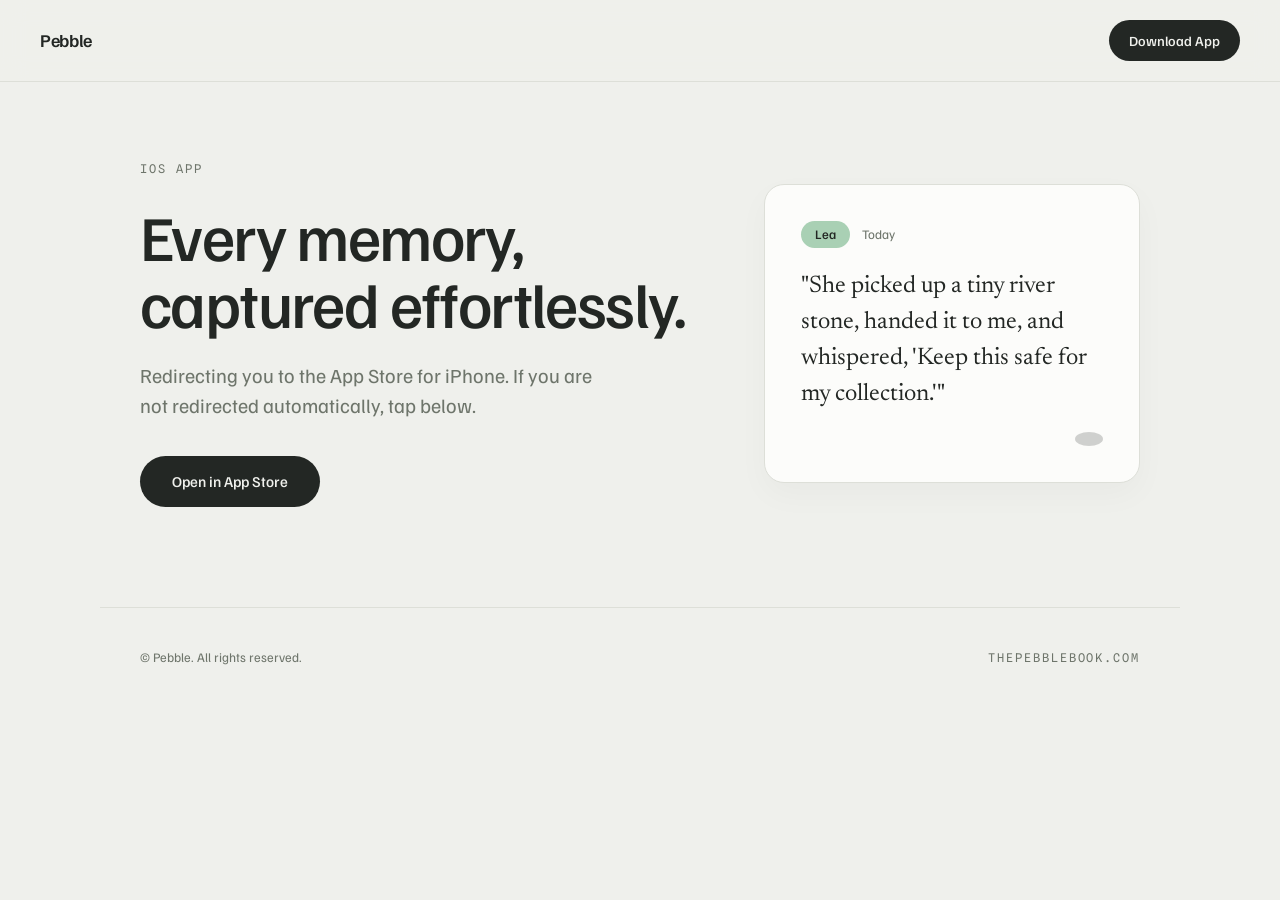
<file: try.html>
<!DOCTYPE html>
<html lang="en">
<head>
  <meta charset="UTF-8">
  <meta name="viewport" content="width=device-width, initial-scale=1.0">
  <title>Pebble — Get the App</title>
  
  <!-- Typography matching brand specifications -->
  <link rel="preconnect" href="https://fonts.googleapis.com">
  <link rel="preconnect" href="https://fonts.gstatic.com" crossorigin>
  <link href="https://fonts.googleapis.com/css2?family=Familjen+Grotesk:wght@400;500;600&family=Newsreader:ital,opsz,wght@0,6..72,400;1,6..72,400&family=Spline+Sans+Mono:wght@400;500&display=swap" rel="stylesheet">
  
  <link rel="stylesheet" href="styles.css">

  <script>
    // Replace with your actual App Store listing URL
    const APP_STORE_URL = "https://apps.apple.com/app/id000000000"; 

    function detectAndRedirect() {
      const userAgent = navigator.userAgent || navigator.vendor || window.opera;
      
      // Check if user is on an iOS device (iPhone/iPod/iPad)
      if (/iPad|iPhone|iPod/.test(userAgent) && !window.MSStream) {
        window.location.href = APP_STORE_URL;
      }
    }

    // Attempt automatic redirect immediately
    detectAndRedirect();
  </script>
</head>
<body>

  <!-- NAVIGATION -->
  <nav>
    <div class="nav-logo">
      <span style="font-family: var(--font-sans); font-weight: 600; font-size: 18px; letter-spacing: -0.02em;">Pebble</span>
    </div>
    <a href="https://apps.apple.com/app/id000000000" class="nav-cta">Download App</a>
  </nav>

  <!-- HERO SECTION -->
  <main class="hero">
    <div class="hero-content">
      <div class="meta-tag">iOS App</div>
      <h1>Every memory, captured effortlessly.</h1>
      <p class="hero-sub">Redirecting you to the App Store for iPhone. If you are not redirected automatically, tap below.</p>
      
      <a href="https://apps.apple.com/app/id000000000" class="nav-cta hero-cta">Open in App Store</a>
    </div>

    <!-- CARD SPECIMEN GRAPHIC -->
    <div class="journal-specimen">
      <div class="specimen-meta">
        <span class="child-pill lea">Lea</span>
        <span class="specimen-date">Today</span>
      </div>
      <div class="specimen-entry">
        "She picked up a tiny river stone, handed it to me, and whispered, 'Keep this safe for my collection.'"
      </div>
      <svg class="specimen-pebble pebble-opacity" viewBox="0 0 28 14">
        <ellipse cx="14" cy="7" rx="14" ry="7" />
      </svg>
    </div>
  </main>

  <!-- FOOTER -->
  <footer>
    <div>&copy; Pebble. All rights reserved.</div>
    <div class="meta-tag" style="margin-bottom: 0;">thepebblebook.com</div>
  </footer>

</body>
</html>
</file>
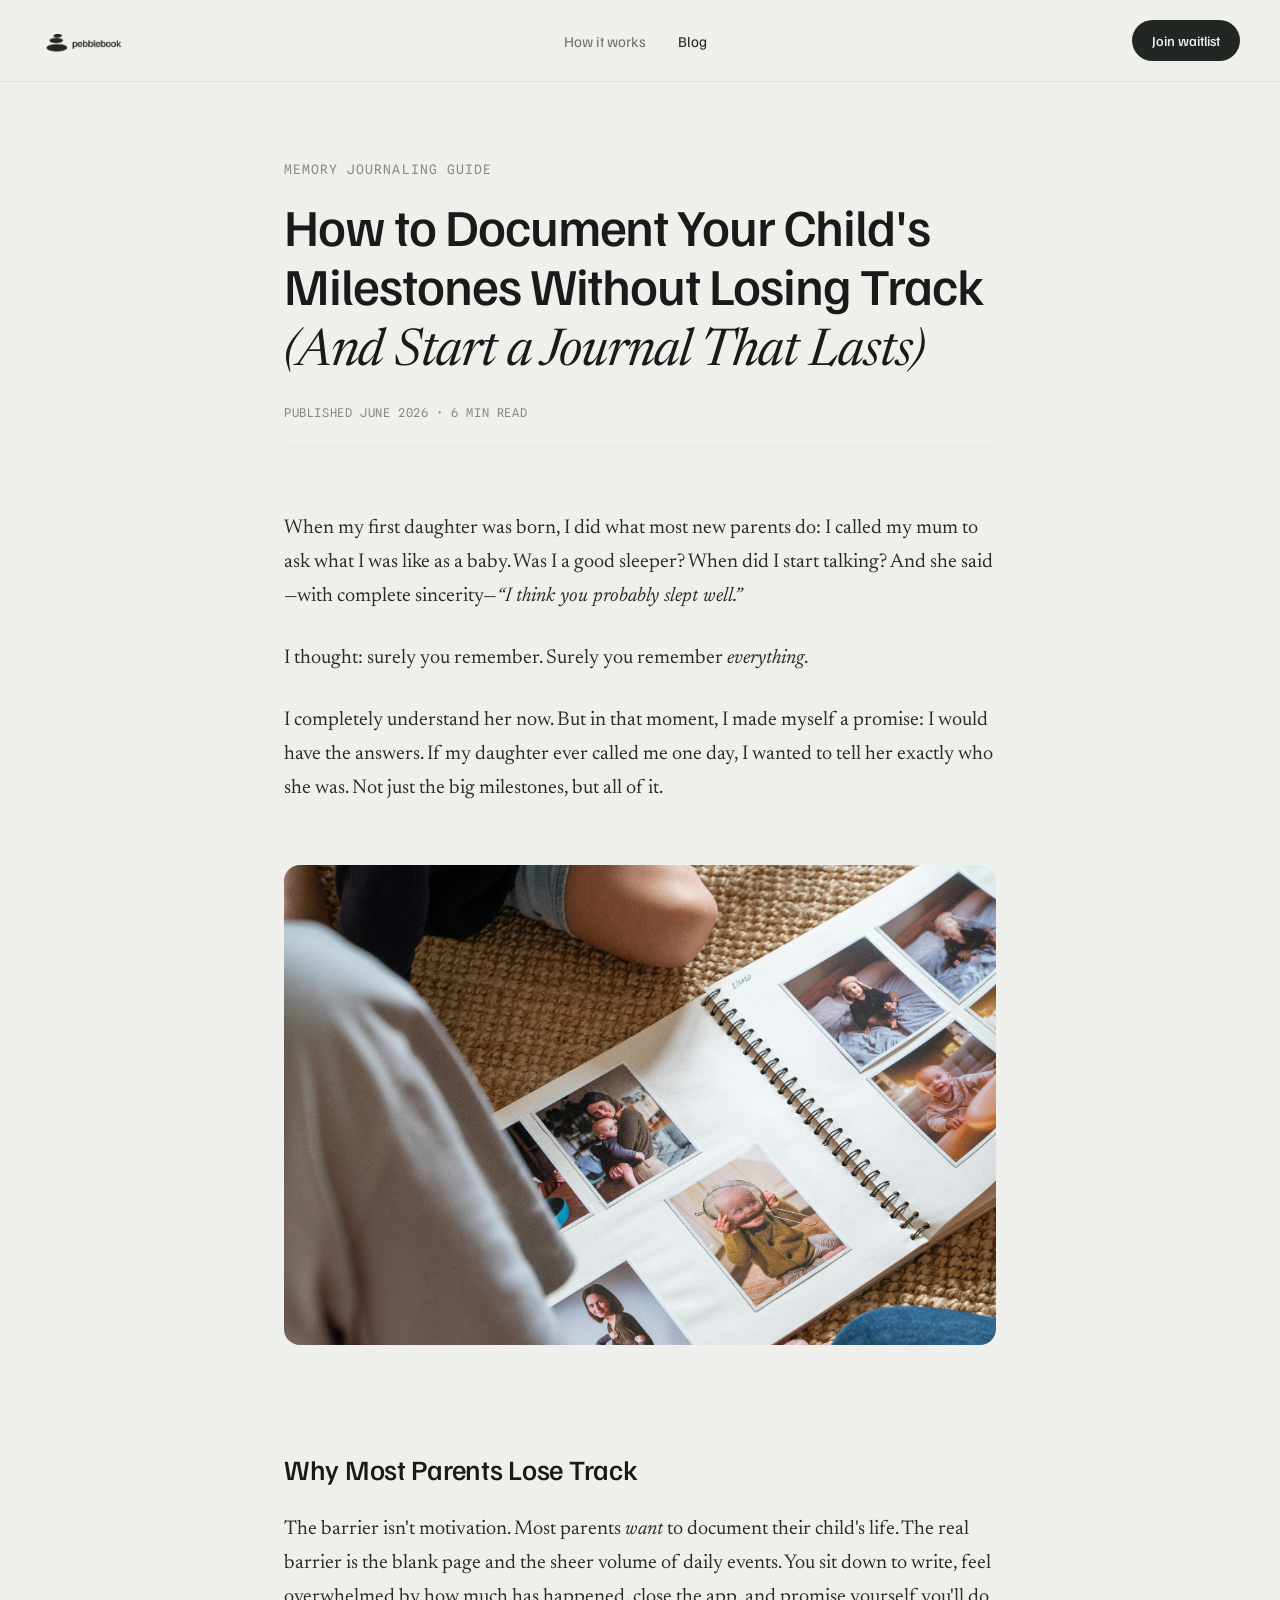
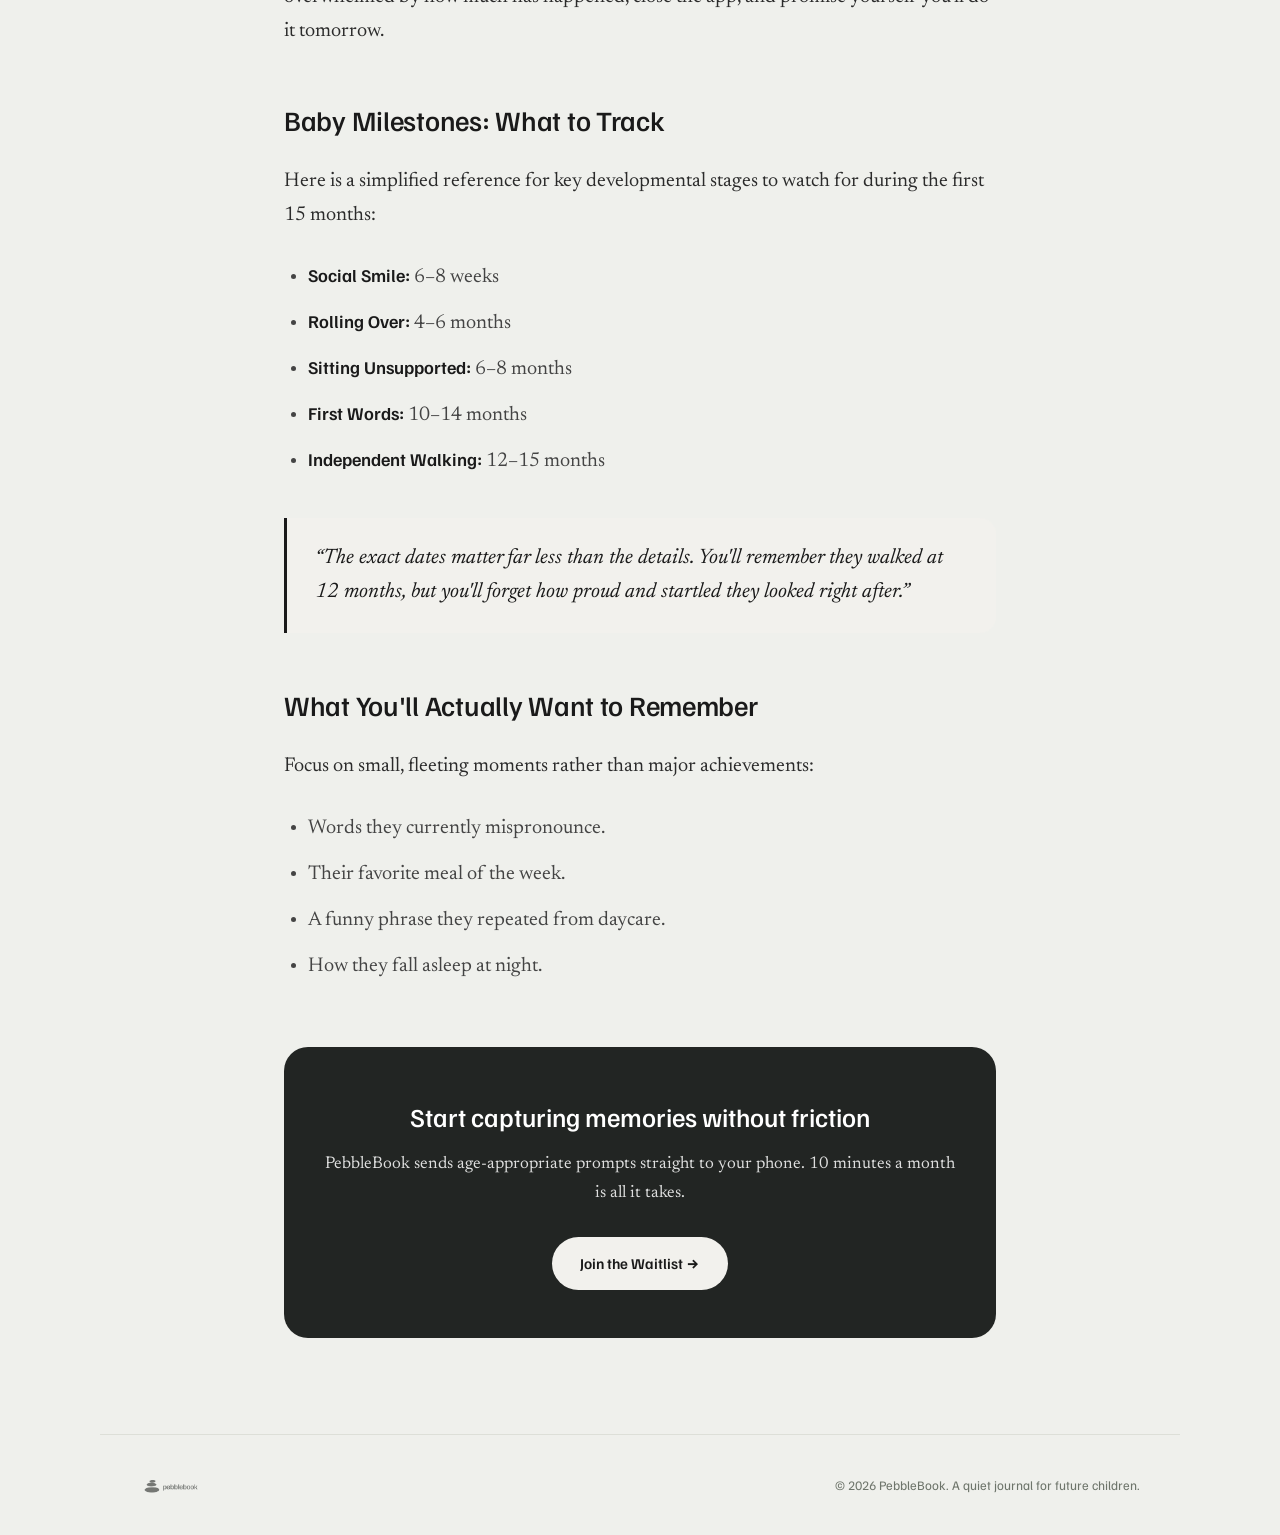
<file: blog/how-to-document-milestones.html>
<!DOCTYPE html>
<html lang="en">
<head>
  <meta charset="UTF-8" />
  <meta name="viewport" content="width=device-width, initial-scale=1.0" />
  <title>How to Document Your Child's Milestones Without Losing Track — PebbleBook</title>
  <meta name="description" content="Learn how to document baby milestones effortlessly. A complete milestone checklist, memory prompts, and practical memory-keeping tips for parents." />
  <link rel="canonical" href="https://pebblebook.com/blog/how-to-document-milestones.html" />

  <!-- Open Graph / Social Media -->
  <meta property="og:type" content="article" />
  <meta property="og:title" content="How to Document Your Child's Milestones Without Losing Track — PebbleBook" />
  <meta property="og:description" content="A practical guide to capturing developmental milestones, daily quotes, and why 10 minutes a month is genuinely enough." />
  <meta property="og:image" content="../assets/Childhood_memory_book.jpg" />

  <!-- Fonts -->
  <link rel="preconnect" href="https://fonts.googleapis.com" />
  <link rel="preconnect" href="https://fonts.gstatic.com" crossorigin />
  <link href="https://fonts.googleapis.com/css2?family=Familjen+Grotesk:wght@400;500;600&family=Newsreader:ital,opsz,wght@0,6..72,300;0,6..72,400;1,6..72,400&family=Spline+Sans+Mono:wght@400;500&display=swap" rel="stylesheet" />

  <!-- Shared CSS stylesheet -->
  <link rel="stylesheet" href="../styles.css" />

  <!-- Article Schema SEO -->
  <script type="application/ld+json">
  {
    "@context": "https://schema.org",
    "@type": "BlogPosting",
    "headline": "How to Document Your Child's Milestones Without Losing Track",
    "image": "../assets/Childhood_memory_book.jpg",
    "datePublished": "2026-06-01",
    "author": { "@type": "Organization", "name": "PebbleBook" }
  }
  </script>

  <style>
    .article-header {
      padding: 160px 24px 40px;
      max-width: 760px;
      margin: 0 auto;
    }

    .article-meta {
      font-family: 'Spline Sans Mono', monospace;
      font-size: 13px;
      letter-spacing: 0.08em;
      text-transform: uppercase;
      color: #888;
      margin-bottom: 16px;
    }

    .article-title {
      font-family: 'Familjen Grotesk', sans-serif;
      font-size: clamp(32px, 4.5vw, 52px);
      font-weight: 500;
      color: #1a1a1a;
      line-height: 1.15;
      letter-spacing: -0.02em;
      margin-bottom: 20px;
    }

    .article-title em {
      font-family: 'Newsreader', serif;
      font-weight: 400;
      font-style: italic;
    }

    .article-byline {
      font-family: 'Spline Sans Mono', monospace;
      font-size: 12px;
      color: #888;
      text-transform: uppercase;
      letter-spacing: 0.05em;
      border-bottom: 1px solid #e8e7e3;
      padding-bottom: 24px;
    }

    .article-body {
      max-width: 760px;
      margin: 0 auto;
      padding: 24px 24px 96px;
      font-family: 'Newsreader', Georgia, serif;
      font-size: 20px;
      line-height: 1.7;
      color: #2b2b2b;
    }

    .article-body p {
      margin-bottom: 28px;
    }

    .article-body h2 {
      font-family: 'Familjen Grotesk', sans-serif;
      font-size: 28px;
      font-weight: 500;
      color: #1a1a1a;
      margin: 48px 0 20px;
      letter-spacing: -0.01em;
    }

    .article-body ul {
      margin: 24px 0 32px 24px;
      color: #444;
    }

    .article-body li {
      margin-bottom: 12px;
    }

    .article-body li strong {
      font-family: 'Familjen Grotesk', sans-serif;
      font-weight: 600;
      color: #1a1a1a;
      font-size: 18px;
    }

    .article-quote {
      background: #f2f1ed;
      border-left: 3px solid #1a1a1a;
      padding: 24px 28px;
      border-radius: 0 16px 16px 0;
      margin: 40px 0;
      font-style: italic;
      font-size: 21px;
      line-height: 1.6;
      color: #1a1a1a;
    }

    .article-featured-image {
      width: 100%;
      height: auto;
      max-height: 480px;
      object-fit: cover;
      border-radius: 16px;
      margin: 32px 0 40px;
    }

    .article-cta {
      background: #222523;
      color: #ffffff;
      padding: 48px 36px;
      border-radius: 24px;
      margin-top: 64px;
      text-align: center;
    }

    .article-cta h3 {
      font-family: 'Familjen Grotesk', sans-serif;
      font-size: 26px;
      font-weight: 500;
      margin-bottom: 12px;
      color: #ffffff;
    }

    .article-cta p {
      font-family: 'Newsreader', serif;
      font-size: 17px;
      margin-bottom: 28px;
      opacity: 0.85;
      color: #ffffff;
    }

    .article-cta-btn {
      display: inline-block;
      background: #f2f1ed;
      color: #1a1a1a;
      padding: 14px 28px;
      border-radius: 999px;
      font-family: 'Familjen Grotesk', sans-serif;
      font-weight: 600;
      font-size: 15px;
      text-decoration: none;
      transition: background-color 0.2s ease;
    }

    .article-cta-btn:hover {
      background: #ffffff;
    }
  </style>
</head>
<body>

  <!-- NAVIGATION -->
  <nav>
    <a href="../index.html" class="nav-logo">
      <img src="../assets/pebblebook logo.png" alt="PebbleBook" />
    </a>
    <ul class="nav-links">
      <li><a href="../how-it-works.html">How it works</a></li>
      <li><a href="index.html" class="active">Blog</a></li>
    </ul>
    <a href="../index.html#signup" class="nav-cta">Join waitlist</a>
  </nav>

  <!-- ARTICLE HERO -->
  <header class="article-header">
    <p class="article-meta">Memory Journaling Guide</p>
    <h1 class="article-title">
      How to Document Your Child's Milestones Without Losing Track <em>(And Start a Journal That Lasts)</em>
    </h1>
    <p class="article-byline">Published June 2026 • 6 min read</p>
  </header>

  <!-- ARTICLE BODY -->
  <main class="article-body">
    
    <p>When my first daughter was born, I did what most new parents do: I called my mum to ask what I was like as a baby. Was I a good sleeper? When did I start talking? And she said—with complete sincerity—<em>“I think you probably slept well.”</em></p>

    <p>I thought: surely you remember. Surely you remember <em>everything</em>.</p>

    <p>I completely understand her now. But in that moment, I made myself a promise: I would have the answers. If my daughter ever called me one day, I wanted to tell her exactly who she was. Not just the big milestones, but all of it.</p>

    <img src="../assets/Childhood_memory_book.jpg" alt="Childhood memory book and family photo" class="article-featured-image" />

    <h2>Why Most Parents Lose Track</h2>
    <p>The barrier isn't motivation. Most parents <em>want</em> to document their child's life. The real barrier is the blank page and the sheer volume of daily events. You sit down to write, feel overwhelmed by how much has happened, close the app, and promise yourself you'll do it tomorrow.</p>

    <h2>Baby Milestones: What to Track</h2>
    <p>Here is a simplified reference for key developmental stages to watch for during the first 15 months:</p>
    
    <ul>
      <li><strong>Social Smile:</strong> 6–8 weeks</li>
      <li><strong>Rolling Over:</strong> 4–6 months</li>
      <li><strong>Sitting Unsupported:</strong> 6–8 months</li>
      <li><strong>First Words:</strong> 10–14 months</li>
      <li><strong>Independent Walking:</strong> 12–15 months</li>
    </ul>

    <div class="article-quote">
      “The exact dates matter far less than the details. You'll remember they walked at 12 months, but you'll forget how proud and startled they looked right after.”
    </div>

    <h2>What You'll Actually Want to Remember</h2>
    <p>Focus on small, fleeting moments rather than major achievements:</p>
    <ul>
      <li>Words they currently mispronounce.</li>
      <li>Their favorite meal of the week.</li>
      <li>A funny phrase they repeated from daycare.</li>
      <li>How they fall asleep at night.</li>
    </ul>

    <!-- CTA BOX -->
    <div class="article-cta">
      <h3>Start capturing memories without friction</h3>
      <p>PebbleBook sends age-appropriate prompts straight to your phone. 10 minutes a month is all it takes.</p>
      <a href="../index.html#signup" class="article-cta-btn">Join the Waitlist →</a>
    </div>

  </main>

  <!-- FOOTER -->
  <footer>
    <img src="../assets/pebblebook logo.png" alt="PebbleBook" />
    <p>© 2026 PebbleBook. A quiet journal for future children.</p>
  </footer>

</body>
</html>
</file>
<file: styles.css>
/* ─── BRAND SPECIFICATIONS V2 TOKENS ─── */
:root {
  /* Light Neutral Palette */
  --chalk: #FCFCFA; /* Cards & Sheets */
  --shore: #EFF0EC; /* Main Background */
  --wash:  #E4E7E1; /* Pressed/Selected */
  --silt:  #DDDFD8; /* Borders / Lines */
  --lichen:#6E756B; /* Secondary Text & Meta */
  --basalt:#232724; /* Primary Text */

  /* Child Accent Marks (Deep Contrast for Text/Glyphs) */
  --mark-meadow: #2C7350;
  --mark-butter: #8A6410;
  --mark-blush:  #B0454C;
  --mark-sky:    #2A6A8C;

  /* Child Accent Fields (Pastels for Pills/Cards) */
  --field-meadow:#A9D0B4;
  --field-butter:#F2D48A;
  --field-blush: #F3B9B6;
  --field-sky:   #A8CFE4;

  /* Typography */
  --font-sans: 'Familjen Grotesk', -apple-system, sans-serif;
  --font-serif: 'Newsreader', Georgia, serif;
  --font-mono: 'Spline Sans Mono', monospace;

  --max-w: 1080px;
}

/* ─── GLOBAL RESETS ─── */
*, *::before, *::after { 
  box-sizing: border-box; 
  margin: 0; 
  padding: 0; 
}

html { 
  scroll-behavior: smooth; 
}

body {
  font-family: var(--font-sans);
  font-weight: 400;
  background: var(--shore);
  color: var(--basalt);
  line-height: 1.5;
  -webkit-font-smoothing: antialiased;
}

a { 
  color: inherit; 
  text-decoration: none; 
}

/* ─── UTILITY CLASSES ─── */
.meta-tag {
  font-family: var(--font-mono);
  font-size: 12px;
  letter-spacing: 0.16em;
  text-transform: uppercase;
  color: var(--lichen);
  margin-bottom: 24px;
}

.card-alt-bg {
  background: var(--shore) !important;
}

.pebble-opacity {
  fill: var(--basalt);
  opacity: 0.2;
}

/* ─── NAVIGATION ─── */
nav {
  position: fixed;
  top: 0; left: 0; right: 0;
  z-index: 100;
  display: flex;
  align-items: center;
  justify-content: space-between;
  padding: 20px 40px;
  background: rgba(239, 240, 236, 0.9);
  backdrop-filter: blur(12px);
  border-bottom: 1px solid var(--silt);
}

.nav-logo { 
  display: flex; 
  align-items: center; 
  gap: 10px; 
}

.nav-logo img { 
  height: 28px; 
  width: auto; 
}

.nav-links { 
  display: flex; 
  list-style: none; 
  gap: 32px; 
  align-items: center; 
}

.nav-links a { 
  font-size: 15px; 
  color: var(--lichen); 
  transition: color 0.2s; 
}

.nav-links a:hover, 
.nav-links a.active { 
  color: var(--basalt); 
}

.nav-cta {
  display: inline-block;
  font-size: 14px;
  font-weight: 500;
  background: var(--basalt);
  color: var(--shore);
  padding: 10px 20px;
  border-radius: 999px;
  transition: opacity 0.2s;
}

.nav-cta:hover { 
  opacity: 0.88; 
}

.hero-cta {
  padding: 14px 32px;
  font-size: 15px;
}

/* ─── HERO SECTION ─── */
.hero {
  padding: 160px 40px 100px;
  max-width: var(--max-w);
  margin: 0 auto;
  display: grid;
  grid-template-columns: 1.2fr 0.8fr;
  gap: 60px;
  align-items: center;
}

.hero h1 {
  font-size: clamp(48px, 5vw, 72px);
  font-weight: 500;
  line-height: 1.05;
  letter-spacing: -0.025em;
  color: var(--basalt);
  margin-bottom: 24px;
}

.hero-sub {
  font-size: 20px;
  line-height: 1.5;
  color: var(--lichen);
  margin-bottom: 36px;
  max-width: 480px;
}

/* ─── CARD SPECIMEN (HERO GRAPHIC) ─── */
.journal-specimen {
  background: var(--chalk);
  border: 1px solid var(--silt);
  border-radius: 20px;
  padding: 36px;
  display: flex;
  flex-direction: column;
  gap: 20px;
  box-shadow: 0 12px 32px rgba(35, 39, 36, 0.03);
}

.specimen-meta {
  display: flex;
  align-items: center;
  gap: 12px;
  font-family: var(--font-sans);
  font-size: 14px;
}

.child-pill {
  padding: 4px 14px;
  border-radius: 999px;
  font-weight: 500;
  font-size: 13px;
}

.child-pill.lea { background: var(--field-meadow); color: var(--basalt); }
.child-pill.finn { background: var(--field-butter); color: var(--basalt); }
.child-pill.nora { background: var(--field-blush); color: var(--basalt); }

.specimen-date { 
  color: var(--lichen); 
  font-size: 13px; 
}

.specimen-entry {
  font-family: var(--font-serif);
  font-size: 24px;
  line-height: 1.5;
  color: var(--basalt);
}

.specimen-pebble {
  align-self: flex-end;
  width: 28px;
  height: 14px;
}

/* ─── VALUE PROPOSITIONS / PILLARS ─── */
.pillars-section {
  border-top: 1px solid var(--silt);
  padding: 96px 40px;
  background: var(--shore);
}

.pillars-inner {
  max-width: var(--max-w);
  margin: 0 auto;
  display: grid;
  grid-template-columns: repeat(3, 1fr);
  gap: 48px;
}

.pillar-card {
  display: flex;
  flex-direction: column;
  gap: 16px;
}

.pillar-card h3 {
  font-size: 22px;
  font-weight: 500;
  color: var(--basalt);
  letter-spacing: -0.01em;
}

.pillar-card p {
  font-size: 16px;
  line-height: 1.6;
  color: var(--lichen);
}

/* ─── MANIFESTO STRIP ─── */
.manifesto {
  background: var(--chalk);
  border-top: 1px solid var(--silt);
  border-bottom: 1px solid var(--silt);
  padding: 100px 40px;
  text-align: center;
}

.manifesto-inner {
  max-width: 780px;
  margin: 0 auto;
}

.manifesto-quote {
  font-family: var(--font-serif);
  font-size: clamp(28px, 3.5vw, 40px);
  line-height: 1.35;
  color: var(--basalt);
  margin-bottom: 24px;
}

.manifesto-sub {
  font-size: 16px;
  color: var(--lichen);
}

/* ─── HOW IT WORKS (UPDATED 4-STEP WORKFLOW) ─── */
.how-it-works-section {
  padding: 110px 40px;
  max-width: var(--max-w);
  margin: 0 auto;
}

.how-it-works-header {
  margin-bottom: 64px;
  max-width: 620px;
}

.how-it-works-header h2 {
  font-size: clamp(32px, 4vw, 48px);
  font-weight: 500;
  line-height: 1.1;
  letter-spacing: -0.02em;
  margin-bottom: 16px;
}

.how-it-works-header p {
  font-size: 18px;
  color: var(--lichen);
  line-height: 1.6;
}

.steps-grid {
  display: grid;
  grid-template-columns: repeat(2, 1fr);
  gap: 32px;
}

.step-card {
  background: var(--chalk);
  border: 1px solid var(--silt);
  border-radius: 20px;
  padding: 40px;
  display: flex;
  flex-direction: column;
  justify-content: space-between;
  gap: 24px;
}

.step-meta {
  display: flex;
  align-items: center;
  justify-content: space-between;
}

.step-number {
  font-family: var(--font-mono);
  font-size: 13px;
  color: var(--lichen);
  letter-spacing: 0.12em;
}

.step-tag {
  font-size: 12px;
  font-weight: 500;
  padding: 4px 10px;
  background: var(--wash);
  border-radius: 999px;
  color: var(--basalt);
}

.step-body h3 {
  font-size: 22px;
  font-weight: 500;
  color: var(--basalt);
  margin-bottom: 12px;
  letter-spacing: -0.01em;
}

.step-body p {
  font-size: 15px;
  line-height: 1.6;
  color: var(--lichen);
}

/* Custom visual micro-components within steps */
.prompt-preview-box {
  background: var(--shore);
  border: 1px solid var(--silt);
  border-radius: 12px;
  padding: 16px 20px;
  font-family: var(--font-serif);
  font-style: italic;
  font-size: 16px;
  color: var(--basalt);
}

.pills-group {
  display: flex;
  gap: 8px;
}

/* ─── THE BOOK IS THE PRODUCT ─── */
.product-focus {
  background: var(--chalk);
  border-top: 1px solid var(--silt);
  padding: 110px 40px;
}

.product-focus-inner {
  max-width: var(--max-w);
  margin: 0 auto;
  display: grid;
  grid-template-columns: 1fr 1fr;
  gap: 80px;
  align-items: center;
}

.product-focus-text h2 {
  font-size: clamp(32px, 3.8vw, 48px);
  font-weight: 500;
  line-height: 1.1;
  margin-bottom: 20px;
  letter-spacing: -0.02em;
}

.product-focus-text p {
  font-size: 17px;
  line-height: 1.65;
  color: var(--lichen);
  margin-bottom: 24px;
}

/* ─── WAITLIST SIGNUP ─── */
.signup-section {
  background: var(--shore);
  border-top: 1px solid var(--silt);
  padding: 120px 40px;
  text-align: center;
}

.signup-inner {
  max-width: 520px;
  margin: 0 auto;
}

.signup-inner h2 {
  font-size: clamp(32px, 4vw, 44px);
  font-weight: 500;
  letter-spacing: -0.02em;
  margin-bottom: 16px;
}

.signup-inner p {
  font-size: 16px;
  color: var(--lichen);
  margin-bottom: 36px;
}

.signup-form {
  display: flex;
  gap: 10px;
  background: var(--chalk);
  border: 1px solid var(--silt);
  padding: 6px 6px 6px 20px;
  border-radius: 999px;
  box-shadow: 0 4px 16px rgba(0,0,0,0.02);
}

.signup-form input {
  flex: 1;
  border: none;
  background: transparent;
  font-family: var(--font-sans);
  font-size: 15px;
  outline: none;
  color: var(--basalt);
}

.signup-form button {
  background: var(--basalt);
  color: var(--shore);
  border: none;
  padding: 14px 28px;
  border-radius: 999px;
  font-family: var(--font-sans);
  font-size: 14px;
  font-weight: 500;
  cursor: pointer;
  transition: opacity 0.2s;
}

.signup-form button:hover { 
  opacity: 0.88; 
}

/* ─── FOOTER ─── */
footer {
  border-top: 1px solid var(--silt);
  padding: 40px;
  background: var(--shore);
  max-width: var(--max-w);
  margin: 0 auto;
  display: flex;
  justify-content: space-between;
  align-items: center;
  font-size: 13px;
  color: var(--lichen);
}

footer img { 
  height: 20px; 
  opacity: 0.6; 
}

/* ─── RESPONSIVE BREAKPOINTS ─── */
@media (max-width: 820px) {
  .hero { 
    grid-template-columns: 1fr; 
    padding-top: 120px; 
    gap: 40px; 
  }

  .pillars-inner, 
  .steps-grid, 
  .product-focus-inner { 
    grid-template-columns: 1fr; 
    gap: 32px; 
  }

  nav { 
    padding: 16px 20px; 
  }

  .nav-links { 
    display: none; 
  }

  .signup-form { 
    flex-direction: column; 
    background: transparent; 
    border: none; 
    padding: 0; 
    box-shadow: none; 
  }

  .signup-form input { 
    background: var(--chalk); 
    border: 1px solid var(--silt); 
    padding: 16px 20px; 
    border-radius: 999px; 
  }

  .signup-form button { 
    padding: 16px; 
    width: 100%; 
  }

  footer { 
    flex-direction: column; 
    gap: 16px; 
    text-align: center; 
  }
}
</file>
